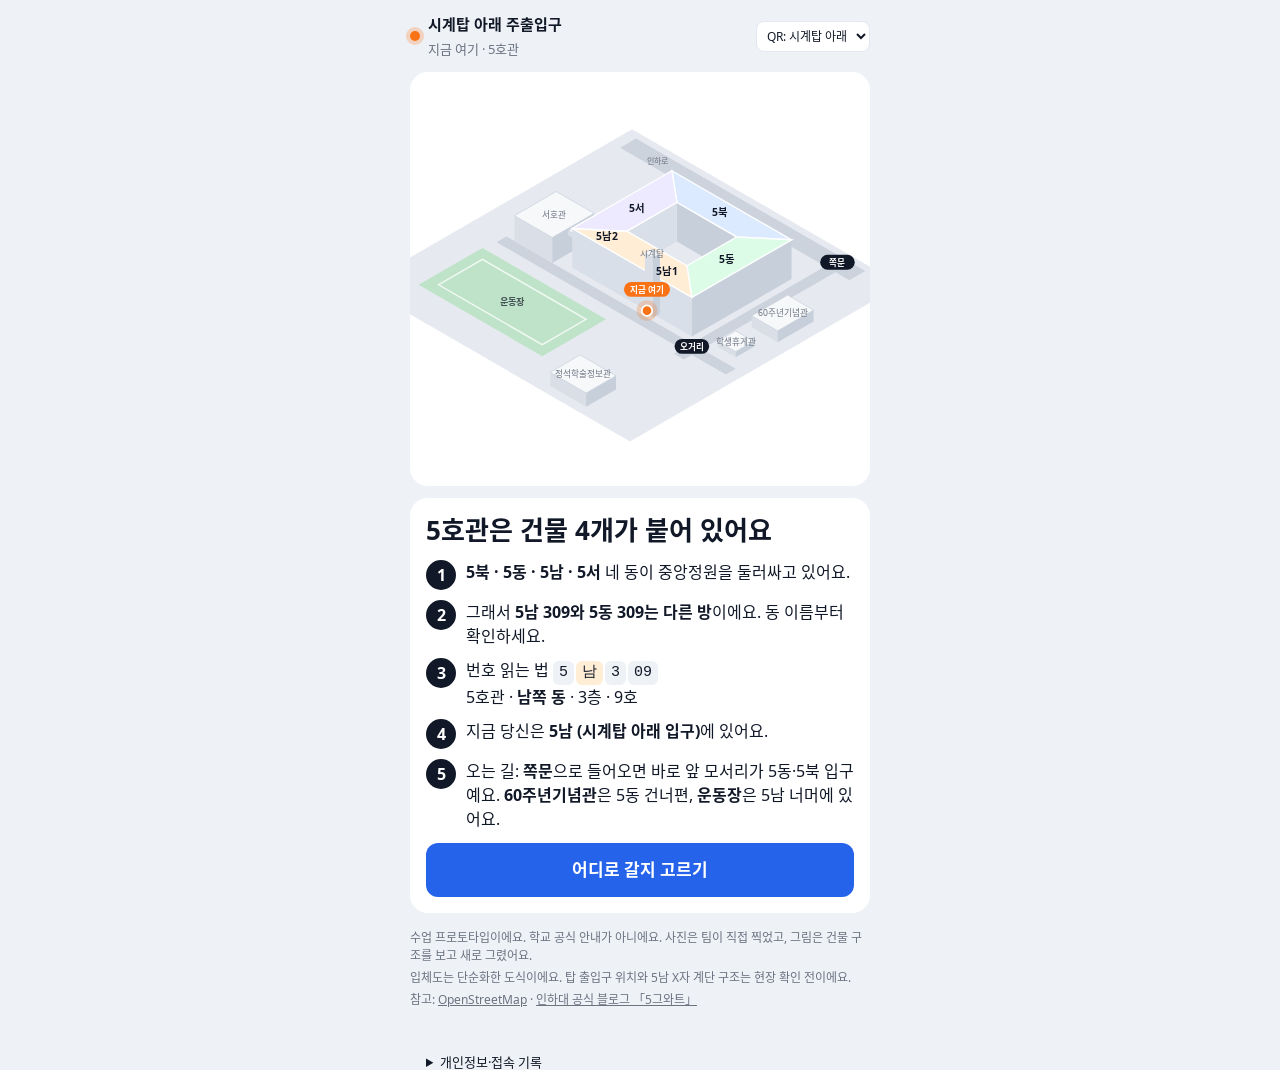
<file: index.html>
<!doctype html>
<html lang="ko">
<head>
<meta charset="utf-8">
<meta name="referrer" content="no-referrer">
<meta http-equiv="Content-Security-Policy" content="default-src 'none'; script-src 'self' 'sha256-7+Sk0943K7akG62/4KRkRI9zcPu1cMDY6gGKxQBfFw0='; script-src-attr 'none'; style-src 'self' 'unsafe-inline'; img-src 'self'; font-src 'self'; connect-src 'self'; object-src 'none'; base-uri 'none'; form-action 'none'; frame-src 'none'; worker-src 'none'; upgrade-insecure-requests">
<meta name="viewport" content="width=device-width,initial-scale=1,viewport-fit=cover">
<style>:root{padding-top:env(safe-area-inset-top,0px);padding-bottom:env(safe-area-inset-bottom,0px)}body{margin:0}img{max-width:100%}[hidden]{display:none!important}</style>
</head>
<body>
<title>5호관 길찾기 QR</title>
<meta name="claude:viewport-fit-sides" content="cover">
<link rel="stylesheet" href="v4/fonts.css?v=7c9299c0c8f6">
<style>
/* Layout: phone column. Isometric block model on top, a bottom-sheet step card below. */
:root {
  --bg: #EEF1F6; --card: #FFFFFF; --ink: #111827; --muted: #6B7280; --line: #E3E7EE;
  --slab: #FFFFFF; --side: #D9DFE8; --side2: #C7CFDB; --ghost: #FFFFFF;
  --route: #2563EB; --glow: #60A5FA; --pin: #F97316; --ok-bg: #ECFDF3; --ok-ink: #116B3A;
  --warn-bg: #FFF7E6; --warn-ink: #8A4B00;
  --wN: #DBEAFE; --wE: #DCFCE7; --wS: #FFEDD5; --wW: #EDE9FE;
  --ground: #E6EAF0; --road: #CDD3DD; --field: #BFE3C8; --ctx-top: #F7F8FA; --ctx-side: #DADFE7;
  --f: 'Guide Sans', 'Guide CJK KR', 'Guide Symbols', 'Apple SD Gothic Neo', system-ui, sans-serif;
  --mono: ui-monospace, Menlo, monospace;
}
@media (prefers-color-scheme: dark) {
  :root:not([data-theme="light"]) {
    --bg: #0B1020; --card: #141B2D; --ink: #F1F5F9; --muted: #94A3B8; --line: #263045;
    --slab: #1E293B; --side: #111827; --side2: #0B1220; --ghost: #334155;
    --route: #60A5FA; --glow: #93C5FD; --pin: #FB923C; --ok-bg: #0F2A1C; --ok-ink: #86EFAC;
    --warn-bg: #2E2410; --warn-ink: #FCD34D;
    --wN: #1E3A5F; --wE: #14432A; --wS: #4A2A10; --wW: #2E2552; --ground: #111827; --road: #1F2937; --field: #163A24; --ctx-top: #273449; --ctx-side: #182235; color-scheme: dark;
  }
}
:root[data-theme="dark"] {
  --bg: #0B1020; --card: #141B2D; --ink: #F1F5F9; --muted: #94A3B8; --line: #263045;
  --slab: #1E293B; --side: #111827; --side2: #0B1220; --ghost: #334155;
  --route: #60A5FA; --glow: #93C5FD; --pin: #FB923C; --ok-bg: #0F2A1C; --ok-ink: #86EFAC;
  --warn-bg: #2E2410; --warn-ink: #FCD34D;
  --wN: #1E3A5F; --wE: #14432A; --wS: #4A2A10; --wW: #2E2552; --ground: #111827; --road: #1F2937; --field: #163A24; --ctx-top: #273449; --ctx-side: #182235; color-scheme: dark;
}
html, body { height: 100%; }
body { background: var(--bg); color: var(--ink); font-family: var(--f); font-size: 16px; line-height: 1.5; }
.app { max-width: 460px; margin: 0 auto; display: flex; flex-direction: column; gap: 12px;
  padding-left: max(16px, env(safe-area-inset-left, 0px)); padding-right: max(16px, env(safe-area-inset-right, 0px)); padding-block: 12px 32px; }
h1, h2 { margin: 0; text-wrap: balance; }
p { margin: 0; }
button, select { font: inherit; color: inherit; }
button { cursor: pointer; }
:focus-visible { outline: 3px solid var(--pin); outline-offset: 2px; }

.top { display: flex; align-items: center; justify-content: space-between; gap: 10px; }
.here { display: flex; align-items: center; gap: 8px; min-width: 0; }
.here i { width: 10px; height: 10px; border-radius: 50%; background: var(--pin); box-shadow: 0 0 0 4px color-mix(in srgb, var(--pin) 25%, transparent); flex: none; }
.here b { font-size: 15px; }
.here span { font-size: 13px; color: var(--muted); }
.top select { font-size: 12px; padding: 5px 6px; border: 1px solid var(--line); border-radius: 8px; background: var(--card); max-width: 44%; }

.stage { background: var(--card); border-radius: 18px; overflow: hidden; position: relative; }
.stage svg { width: 100%; height: auto; aspect-ratio: 1 / .9; display: block; }
.floorchip { position: absolute; left: 12px; top: 12px; background: var(--ink); color: var(--card); border-radius: 999px; padding: 4px 12px; font-weight: 700; font-size: 14px; }
.floorchip small { opacity: .7; font-weight: 500; }

.sheet { background: var(--card); border-radius: 18px; padding: 16px; display: flex; flex-direction: column; gap: 12px; }
.stepper { display: flex; gap: 4px; }
.stepper i { flex: 1; height: 4px; border-radius: 2px; background: var(--line); }
.stepper i.on { background: var(--route); }
.photo { position: relative; border-radius: 12px; aspect-ratio: 16 / 9; max-width: 100%; background: repeating-linear-gradient(135deg, var(--bg) 0 10px, transparent 10px 20px); border: 1.5px dashed var(--line); display: grid; place-items: center; text-align: center; color: var(--muted); font-size: 13px; padding: 8px; }
.photo:has(img, svg) { padding: 0; border: 0; overflow: hidden; aspect-ratio: 4 / 3; }
.photo img, .photo svg { width: 100%; height: 100%; object-fit: cover; object-position: center 55%; display: block; }
.photo .arrow { position: absolute; right: 12px; bottom: 10px; width: 56px; height: 56px; border-radius: 50%; background: var(--route); color: #fff; display: grid; place-items: center; font-size: 30px; font-weight: 900; box-shadow: 0 6px 16px color-mix(in srgb, var(--route) 40%, transparent); }
.sheet h2 { font-size: 22px; font-weight: 900; line-height: 1.3; }
.titlerow { display: flex; align-items: center; gap: 10px; }
.achip { flex: none; width: 40px; height: 40px; border-radius: 50%; background: var(--route); color: #fff; display: grid; place-items: center; font-size: 22px; font-weight: 900; }
.photo:not([hidden]) + .titlerow .achip { display: none; }
.sheet .say { font-size: 17px; }
.confirm { background: var(--ok-bg); color: var(--ok-ink); border-radius: 10px; padding: 10px 12px; font-size: 15px; font-weight: 500; }
.confirm b { font-weight: 900; }
.warn .confirm { background: var(--warn-bg); color: var(--warn-ink); }
.tag { font-size: 12px; color: var(--muted); }
.nav { display: grid; grid-template-columns: 1fr 2fr; gap: 8px; }
.btn { border: 0; border-radius: 12px; padding: 14px; font-size: 17px; font-weight: 700; background: var(--route); color: #fff; }
.btn.ghost { background: var(--bg); color: var(--ink); }
.btn:disabled { opacity: .35; cursor: default; }

.intro h1 { font-size: 26px; font-weight: 900; line-height: 1.3; }
.facts { display: flex; flex-direction: column; gap: 10px; }
.fact { display: grid; grid-template-columns: 30px 1fr; gap: 10px; align-items: start; }
.fact .n { width: 30px; height: 30px; border-radius: 50%; background: var(--ink); color: var(--card); display: grid; place-items: center; font-weight: 900; }
.fact p { font-size: 16px; }
.fact b { font-weight: 900; }
.code { display: inline-flex; gap: 2px; font-family: var(--mono); font-size: 15px; }
.code span { padding: 1px 6px; border-radius: 6px; background: var(--bg); }
.code span.k { background: var(--wS); }

.dests { display: flex; flex-direction: column; gap: 8px; }
.dest { text-align: left; background: var(--card); border: 1.5px solid var(--line); border-radius: 14px; padding: 14px 16px; display: grid; grid-template-columns: 1fr auto; align-items: center; gap: 2px 10px; }
.dest b { font-size: 18px; }
.dest span { grid-column: 1; color: var(--muted); font-size: 14px; }
.dest em { grid-row: 1 / 3; grid-column: 2; font-style: normal; font-size: 22px; color: var(--muted); }
.clubs { display: flex; flex-wrap: wrap; gap: 6px; }
.clubs button { border: 1.5px solid var(--line); background: var(--card); border-radius: 999px; padding: 6px 12px; font-size: 14px; }
.clubs button b { color: var(--route); }
.back { background: none; border: 0; color: var(--muted); font-size: 14px; padding: 2px 0; align-self: flex-start; }
footer { font-size: 12px; color: var(--muted); display: flex; flex-direction: column; gap: 4px; padding-top: 4px; }
footer a { color: inherit; }

svg .lbl { font-family: var(--f); font-weight: 900; fill: var(--ink); }
svg .lbl2 { font-family: var(--f); font-weight: 500; fill: var(--muted); }
svg .flbl { font-family: var(--mono); fill: var(--muted); }
svg .r-all { fill: none; stroke: var(--route); stroke-opacity: .28; stroke-linecap: round; stroke-linejoin: round; }
svg .r-now { fill: none; stroke: var(--route); stroke-linecap: round; stroke-linejoin: round; }
svg .r-glow { fill: none; stroke: var(--glow); stroke-opacity: .55; stroke-linecap: round; stroke-linejoin: round; }
svg .r-dash { fill: none; stroke: #fff; stroke-linecap: round; stroke-dasharray: 2 10; animation: flow 1s linear infinite; }
@keyframes flow { to { stroke-dashoffset: -12; } }
@media (prefers-reduced-motion: reduce) { svg .r-dash { animation: none; } }
</style>

<main class="app">
  <div class="top">
    <div class="here"><i></i><div><b id="where"></b><br><span>지금 여기 · 5호관</span></div></div>
    <select id="ent" aria-label="시안: 다른 입구의 QR 보기">
      <option value="south">QR: 시계탑 아래</option>
      <option value="corner">QR: 쪽문 모서리</option>
    </select>
  </div>

  <section id="v-intro" class="group intro" style="display:flex;flex-direction:column;gap:12px">
    <div class="stage"><svg id="intro-map" role="img" aria-label="5호관 네 개 동과 지금 위치"></svg></div>
    <div class="sheet">
      <h1>5호관은 건물 4개가 붙어 있어요</h1>
      <div class="facts">
        <div class="fact"><span class="n">1</span><p><b>5북 · 5동 · 5남 · 5서</b> 네 동이 중앙정원을 둘러싸고 있어요.</p></div>
        <div class="fact"><span class="n">2</span><p>그래서 <b>5남 309와 5동 309는 다른 방</b>이에요. 동 이름부터 확인하세요.</p></div>
        <div class="fact"><span class="n">3</span><p>번호 읽는 법 <span class="code"><span>5</span><span class="k">남</span><span>3</span><span>09</span></span><br>5호관 · <b>남쪽 동</b> · 3층 · 9호</p></div>
        <div class="fact"><span class="n">4</span><p>지금 당신은 <b id="intro-here"></b>에 있어요.</p></div>
        <div class="fact"><span class="n">5</span><p>오는 길: <b>쪽문</b>으로 들어오면 바로 앞 모서리가 5동·5북 입구예요. <b>60주년기념관</b>은 5동 건너편, <b>운동장</b>은 5남 너머에 있어요.</p></div>
      </div>
      <button class="btn" id="go-pick">어디로 갈지 고르기</button>
    </div>
  </section>

  <section id="v-pick" hidden style="flex-direction:column;gap:10px">
    <button class="back" data-go="intro">← 5호관 이해하기</button>
    <h1 style="font-size:24px;font-weight:900">어디로 가세요?</h1>
    <div class="dests" id="dests"></div>
  </section>

  <section id="v-steps" hidden style="flex-direction:column;gap:12px">
    <button class="back" data-go="pick">← 목적지 다시 고르기</button>
    <div class="stage"><svg id="step-map" role="img"></svg><div class="floorchip" id="floorchip"></div></div>
    <div class="sheet" id="sheet">
      <div class="stepper" id="stepper"></div>
      <div class="photo" id="photo"></div>
      <div class="titlerow"><span class="achip" id="s-arrow" aria-hidden="true"></span><h2 id="s-title"></h2></div>
      <p class="say" id="s-say"></p>
      <p class="confirm" id="s-confirm"></p>
      <span class="tag" id="s-tag"></span>
      <div class="nav"><button class="btn ghost" id="prev">이전</button><button class="btn" id="next">다음</button></div>
    </div>
  </section>

  <footer>
    <span>수업 프로토타입이에요. 학교 공식 안내가 아니에요. 사진은 팀이 직접 찍었고, 그림은 건물 구조를 보고 새로 그렸어요.</span>
    <span>입체도는 단순화한 도식이에요. 탑 출입구 위치와 5남 X자 계단 구조는 현장 확인 전이에요.</span>
    <span>참고: <a href="https://www.openstreetmap.org/relation/3149246">OpenStreetMap</a> · <a href="https://blog.naver.com/inhanuri/222128231860">인하대 공식 블로그 「5그와트」</a></span>
  </footer>
</main>

<script>
// Schematic 5호관 in metres-ish: x → east, y → south, z → up. 남 faces the viewer bottom-left, 동 bottom-right.
const H = 16, ROOF = 34;
const RING = { o: [[0, 0], [120, 0], [120, 100], [0, 100]], i: [[30, 25], [90, 25], [90, 75], [30, 75]] };
const BASE = { o: [[90, 0], [120, 0], [120, 100], [90, 100]] };   // 5동 지하 복도 (동아리방)
const TOWER = { o: [[96, 0], [120, 0], [120, 24], [96, 24]] };
const WINGS = {
  N: [[0, 0], [120, 0], [90, 25], [30, 25]], E: [[120, 0], [120, 100], [90, 75], [90, 25]],
  S: [[0, 100], [120, 100], [90, 75], [30, 75]], W: [[0, 0], [30, 25], [30, 75], [0, 100]],
};
const FLOORS = ['B', 1, 2, 3, 4, 5, 6, 7, 8, 9, 10];
const fz = f => f === 'B' ? -H : (f - 1) * H;
const iso = ([x, y, z = 0]) => [(x - y) * .866, (x + y) * .5 - z];
const pts = arr => arr.map(p => iso(p).map(v => v.toFixed(1)).join(',')).join(' ');

const P = { L: [75, 88], X: [52, 88], EV: [108, 14], TW: [112, 8], SE: [108, 88], BN: [98, 20], BC: [105, 55] };
const ENT = {
  south: { name: '시계탑 아래 주출입구', wing: '5남', at: [75, 100], intro: '5남 (시계탑 아래 입구)' },
  corner: { name: '쪽문 쪽 모서리 출입구', wing: '5동·5북 사이', at: [120, 8], intro: '5동과 5북 사이 모서리 (쪽문 쪽 입구)' },
};
const CLUBS = [[6, '기우회'], [7, '화우회'], [8, '주짓수 · 보동보동'], [9, '인하오케스트라'], [10, '인하복싱 (I.B.F)']];
const z0 = (p, f) => [p[0], p[1], fz(f)];

// Surroundings, placed by converting OSM centre points into this model's frame (positions are approximate)
const GATE = [131, -35], JUNCTION = [131, 111];
const ROADS = [[-80, -44, 150, -28, '인하로'], [126, -44, 136, 124, ''], [-60, 106, 170, 116, '']];
const FIELD = [-62, 128, 62, 192];
const BLOCKS = [
  { r: [-52, 64, -14, 106], h: 22, name: '서호관', back: true },
  { r: [-14, 84, 0, 90], h: 4, base: H, back: true },              // 구름다리 to 5남2, 2층
  { r: [142, 26, 168, 62], h: 10, name: '60주년기념관' },
  { r: [142, 78, 160, 96], h: 5, name: '학생휴게관' },
  { r: [92, 184, 128, 214], h: 12, name: '정석학술정보관' },
];

let entKey = location.hash.slice(1) === 'corner' ? 'corner' : 'south';
let run = { steps: [], i: 0 }, vbNow = null, anim = 0;
const $ = id => document.getElementById(id);
const reduce = matchMedia('(prefers-reduced-motion: reduce)').matches;

// ---------- scenarios ----------
// Photos are the user's own; illustrations are drawn here from the building's structure, not from anyone's photo.
const IMG = {
  gate: ['img/gate.jpg', '쪽문을 지나 60주년기념관과 5호관 사이 길로 들어서는 모습'],
  door: ['img/door.jpg', '5동과 5북 사이 모서리의 유리 자동문 입구'],
  lobby: ['img/lobby.jpg', '모서리 입구로 들어오면 보이는 1층 엘리베이터와 안내판'],
  bnorth: ['img/bnorth.jpg', '5동·5북 사이 계단으로 내려온 5동 지하 복도'],
  bsouth: ['img/bsouth.jpg', '5동·5남 사이 계단으로 내려온 5동 지하 동아리방 복도'],
  towersign: ['img/towersign.jpg', '5동탑 층별 동아리 안내판: 6층 기우회, 7층 화우회, 8층 주짓수·보동보동, 9층 인하오케스트라, 맨 위 인하복싱'],
};
const ILL = {
  clock: `<svg viewBox="0 0 320 180" role="img" aria-label="시계탑 아래 5남 주출입구 그림">
    <rect width="320" height="180" fill="var(--bg)"/>
    <rect x="20" y="70" width="280" height="90" fill="var(--slab)" stroke="var(--side2)"/>
    ${[40, 80, 200, 240].map(x => `<path d="M${x} 112 v-18 a12 12 0 0 1 24 0 v18z" fill="var(--side)"/>`).join('')}
    <rect x="128" y="12" width="64" height="148" fill="var(--slab)" stroke="var(--side2)"/>
    <circle cx="160" cy="38" r="14" fill="none" stroke="var(--ink)" stroke-width="2"/><path d="M160 38 V29 M160 38 h7" stroke="var(--ink)" stroke-width="2"/>
    <rect x="140" y="62" width="40" height="60" fill="var(--side)"/>
    <rect x="140" y="124" width="40" height="36" fill="var(--route)" opacity=".85"/><line x1="160" y1="124" x2="160" y2="160" stroke="#fff" stroke-width="2"/>
    <text x="160" y="176" text-anchor="middle" font-size="11" font-family="var(--f)" font-weight="700" fill="var(--ink)">시계탑 아래 자동문</text>
  </svg>`,
  xstair: `<svg viewBox="0 0 320 180" role="img" aria-label="X자 계단 그림: 반 층 올라갔다가 반 층 내려가기">
    <rect width="320" height="180" fill="var(--bg)"/>
    <rect x="16" y="20" width="100" height="140" fill="var(--slab)" stroke="var(--side2)"/><rect x="204" y="20" width="100" height="140" fill="var(--slab)" stroke="var(--side2)"/>
    <text x="66" y="40" text-anchor="middle" font-size="12" font-family="var(--f)" font-weight="900" fill="var(--ink)">5남1</text><text x="254" y="40" text-anchor="middle" font-size="12" font-family="var(--f)" font-weight="900" fill="var(--ink)">5남2</text>
    ${Array.from({ length: 7 }, (_, i) => `<line x1="${120 + i * 12}" y1="${140 - i * 10}" x2="${132 + i * 12}" y2="${140 - i * 10}" stroke="var(--side2)" stroke-width="5"/><line x1="${200 - i * 12}" y1="${140 - i * 10}" x2="${188 - i * 12}" y2="${140 - i * 10}" stroke="var(--side2)" stroke-width="5"/>`).join('')}
    <polyline points="100,140 160,85 220,140" fill="none" stroke="var(--route)" stroke-width="5" stroke-linecap="round" stroke-linejoin="round"/>
    <polygon points="214,128 226,146 230,128" fill="var(--route)"/>
    <text x="160" y="72" text-anchor="middle" font-size="11" font-family="var(--f)" fill="var(--muted)">+0.5층 계단참</text>
    <text x="160" y="172" text-anchor="middle" font-size="11" font-family="var(--f)" font-weight="700" fill="var(--ink)">올라갔다가 다시 내려가면 같은 층</text>
  </svg>`,
};

function enterSteps() {
  if (entKey === 'south') return [
    { short: '입구', title: '시계탑 아래 주출입구로 들어오세요', say: '오거리에서 시계탑을 보고 오면 자동문이 있어요. 들어오면 바로 5남 로비예요.', confirm: '정면에 <b>5남 로비 안내판</b>이 보이면 맞아요', img: 'clock', arrow: '↑', floor: 1, pts: [z0(JUNCTION, 1), z0([75, 111], 1), z0(ENT.south.at, 1), z0(P.L, 1)] },
  ];
  return [
    { short: '쪽문', title: '쪽문에서 60주년기념관과 5동 사이 길로 쭉', say: '쪽문을 지나 횡단보도를 건너면 왼쪽은 60주년기념관, 오른쪽은 5호관이에요. 그 사이 길을 따라 걸어가세요.', confirm: '오른쪽에 <b>5호관 건물 모서리</b>가 보이면 맞아요', img: 'gate', arrow: '↑', floor: 1, pts: [z0(GATE, 1), z0([131, 6], 1)] },
    { short: '입구', title: '5동·5북 사이 모서리 입구로', say: '모서리 아래 유리 자동문으로 들어가세요. 쪽문에서 가장 먼저 보이는 5호관 입구예요.', confirm: '안쪽에 <b>자판기</b>가 보이는 유리 자동문이면 맞아요', img: 'door', arrow: '→', floor: 1, pts: [z0([131, 6], 1), z0(ENT.corner.at, 1), z0(P.EV, 1)] },
  ];
}
function toElevator() {
  return entKey === 'corner' ? [] : [
    { short: '5동 쪽', title: '로비에서 오른쪽, 5동 쪽으로', say: '로비를 바라보고 오른쪽으로 가요. 모서리에서 왼쪽으로 꺾어 5동 복도를 끝까지 가면 엘리베이터예요.', confirm: '복도 끝 모서리에 <b>엘리베이터</b>가 보이면 맞아요', arrow: '→', floor: 1, pts: [z0(P.L, 1), z0(P.SE, 1), z0(P.EV, 1)] },
  ];
}
const SCEN = {
  room: () => [
    ...enterSteps(),
    { short: 'X계단', title: '로비를 바라보고 왼쪽으로 쭉', say: '복도를 따라 왼쪽 끝까지 가면 X자 모양으로 엇갈린 계단이 나와요. 5남2로 넘어가는 계단이에요.', confirm: '<b>X자로 엇갈린 계단</b>이 보이면 맞아요', img: 'xstair', arrow: '←', floor: 1, pts: [z0(P.L, 1), z0(P.X, 1)], warn: true },
    { short: '3층', title: 'X자 계단으로 3층까지', say: '반 층 오를 때마다 5남1 쪽과 5남2 쪽 출구가 번갈아 나와요. 3층 표지가 있는 5남2 쪽으로 나오세요.', confirm: '벽에 <b>3층 · 330번대</b> 호실 범위가 보이면 맞아요', arrow: '↑', floor: 3, from: 1, pts: [z0(P.X, 1), z0(P.X, 3)], warn: true, tag: '반 층 구조는 공식 블로그 설명 기준 · 현장 확인 필요' },
    { short: '복도', title: '5남2 복도에서 호실 찾기', say: '번호가 커지는 쪽으로 복도를 걸어가세요.', confirm: '문 위 번호가 <b>33x</b>로 시작하면 거의 다 왔어요', arrow: '←', floor: 3, pts: [z0(P.X, 3), z0([22, 88], 3)] },
    { short: '도착', title: '5남 335 도착', say: '문 위 번호판을 확인하세요.', confirm: '<b>5남 335</b> 번호판이면 도착이에요', arrow: '✓', floor: 3, pts: [z0([22, 88], 3)], end: true },
  ],
  base: () => entKey === 'corner' ? [
    ...enterSteps(),
    { short: '아래로', title: '엘리베이터 맞은편 계단으로 지하로', say: '들어와서 엘리베이터 반대편에 있는 계단으로 한 층 내려가세요.', confirm: '<b>1F 엘리베이터</b>와 "인하대학교" 벽이 보이는 곳이에요', img: 'lobby', arrow: '↓', floor: 'B', from: 1, pts: [z0(P.EV, 1), z0(P.BN, 1), z0(P.BN, 'B')], warn: true },
    { short: '도착', title: '5동 지하 복도가 동아리방이에요', say: '내려오면 긴 복도가 쭉 이어져요. 문마다 동아리 이름과 0xx 호실 번호가 붙어 있어요.', confirm: '긴 복도 양쪽에 <b>동아리방 문</b>이 보이면 도착이에요', img: 'bnorth', arrow: '✓', floor: 'B', pts: [z0(P.BN, 'B'), z0(P.BC, 'B')], end: true },
  ] : [
    ...enterSteps(),
    { short: '모서리', title: '로비에서 오른쪽, 5동 쪽 모서리로', say: '로비를 바라보고 오른쪽으로 쭉 가면 5남과 5동이 만나는 모서리에 계단이 있어요.', confirm: '복도 끝 모서리에 <b>계단</b>이 보이면 맞아요', arrow: '→', floor: 1, pts: [z0(P.L, 1), z0(P.SE, 1)] },
    { short: '아래로', title: '모서리 계단으로 지하로', say: '이 계단으로 한 층 내려가세요. 지하로 가는 계단 2곳 중 시계탑 입구에서 가까운 쪽이에요.', confirm: '<b>B1</b> 표지가 보이면 맞아요', arrow: '↓', floor: 'B', from: 1, pts: [z0(P.SE, 1), z0(P.SE, 'B')], warn: true },
    { short: '도착', title: '5동 지하 복도가 동아리방이에요', say: '복도를 따라가며 문마다 붙은 동아리 이름과 0xx 호실 번호를 확인하세요.', confirm: '양쪽에 <b>동아리방 문</b>이 늘어선 복도면 도착이에요', img: 'bsouth', arrow: '✓', floor: 'B', pts: [z0(P.SE, 'B'), z0(P.BC, 'B')], end: true },
  ],
  tower: ([n, name]) => [
    ...enterSteps(), ...toElevator(),
    { short: '5층', title: '엘리베이터로 5층', say: '5호관 엘리베이터는 이곳 1대뿐이에요. 5층에서 내리세요.', confirm: '엘리베이터 위에 <b>1F</b> 표시가 있는 곳이에요', img: 'lobby', arrow: '↑', floor: 5, from: 1, pts: [z0(P.EV, 1), z0(P.EV, 5)] },
    { short: '탑 입구', title: '내리면 보이는 출입구로', say: '엘리베이터에서 내리면 바로 보이는 출입구로 들어가세요. 탑으로 올라가는 별도 계단이 있어요.', confirm: '맨 위에 <b>인하복싱</b>, 아래로 <b>9F~6F</b> 동아리가 적힌 안내판이 보이면 맞아요', img: 'towersign', arrow: '→', floor: 5, pts: [z0(P.EV, 5), z0(P.TW, 5)], warn: true, tag: '출처: 인하대 공식 블로그 「5호관 탑 편」 · 현장 확인 필요' },
    { short: `${n}층`, title: `탑 계단으로 ${n}층까지`, say: `계단으로 ${n}층까지 올라가세요.`, confirm: `계단참에 <b>${n}층</b> 표시가 보이면 맞아요`, arrow: '↑', floor: n, from: 5, pts: [z0(P.TW, 5), z0(P.TW, n)] },
    { short: '도착', title: `${n}층 ${name}`, say: '문 앞 동아리 이름을 확인하세요.', confirm: `<b>${name}</b> 이름표가 보이면 도착이에요`, arrow: '✓', floor: n, pts: [z0(P.TW, n)], end: true },
  ],
};

// ---------- isometric drawing ----------
function block({ r: [x0, y0, x1, y1], h, base = 0, name }, op = 1) {
  const z = base + h;
  let s = `<g opacity="${op}"><polygon fill="var(--ctx-side)" points="${pts([[x0, y1, z], [x1, y1, z], [x1, y1, base], [x0, y1, base]])}"/>`;
  s += `<polygon fill="var(--side2)" points="${pts([[x1, y0, z], [x1, y1, z], [x1, y1, base], [x1, y0, base]])}"/>`;
  s += `<polygon fill="var(--ctx-top)" stroke="var(--side2)" stroke-width=".6" points="${pts([[x0, y0, z], [x1, y0, z], [x1, y1, z], [x0, y1, z]])}"/>`;
  if (name) { const q = iso([(x0 + x1) / 2, (y0 + y1) / 2, z]); s += `<text class="lbl2" x="${q[0]}" y="${q[1] + 3}" font-size="7.5" text-anchor="middle">${name}</text>`; }
  return s + '</g>';
}
const flat = ([x0, y0, x1, y1], fill, extra = '') => `<polygon fill="${fill}" ${extra} points="${pts([[x0, y0], [x1, y0], [x1, y1], [x0, y1]])}"/>`;

function ground(op) {
  let s = `<g opacity="${op}">` + flat([-90, -50, 180, 222], 'var(--ground)');
  for (const [x0, y0, x1, y1, name] of ROADS) {
    s += flat([x0, y0, x1, y1], 'var(--road)');
    if (name) { const q = iso([x0 + 30, (y0 + y1) / 2]); s += `<text class="lbl2" x="${q[0]}" y="${q[1] + 3}" font-size="7" text-anchor="middle">${name}</text>`; }
  }
  const [fx0, fy0, fx1, fy1] = FIELD;
  s += flat(FIELD, 'var(--field)') + flat([fx0 + 10, fy0 + 10, fx1 - 10, fy1 - 10], 'none', 'stroke="#fff" stroke-opacity=".8" stroke-width="1.2"');
  const f = iso([(fx0 + fx1) / 2, (fy0 + fy1) / 2]);
  s += `<text class="lbl" x="${f[0]}" y="${f[1] + 3}" font-size="8" text-anchor="middle" opacity=".7">운동장</text>`;
  for (const b of BLOCKS.filter(b => b.back)) s += block(b);
  return s + '</g>';
}
function front(op) {
  let s = BLOCKS.filter(b => !b.back).map(b => block(b, op)).join('');
  for (const [p, name] of [[GATE, '쪽문'], [JUNCTION, '오거리']]) {
    const q = iso(p);
    s += `<g opacity="${Math.max(op, .8)}"><rect x="${q[0] - 15}" y="${q[1] - 9}" width="30" height="13" rx="6.5" fill="var(--ink)"/><text x="${q[0]}" y="${q[1] + 1}" font-size="7.5" font-weight="700" fill="var(--card)" text-anchor="middle" font-family="var(--f)">${name}</text></g>`;
  }
  return s;
}

function slab(shape, z, mode, thick) {
  const t = thick || (mode === 'cur' ? 4 : 2.5), o = shape.o, [x0, y0] = o[0], [x1, y1] = o[2];
  const op = { ghost: .06, faint: .2, below: .6, cur: 1 }[mode];
  let s = `<g opacity="${op}">`;
  s += `<polygon fill="var(--side)" points="${pts([[x0, y1, z], [x1, y1, z], [x1, y1, z - t], [x0, y1, z - t]])}"/>`;
  s += `<polygon fill="var(--side2)" points="${pts([[x1, y0, z], [x1, y1, z], [x1, y1, z - t], [x1, y0, z - t]])}"/>`;
  if (shape.i) {
    const [ix0, iy0] = shape.i[0], [ix1, iy1] = shape.i[2];
    s += `<polygon fill="var(--side2)" points="${pts([[ix0, iy0, z], [ix1, iy0, z], [ix1, iy0, z - t], [ix0, iy0, z - t]])}"/>`;
    s += `<polygon fill="var(--side)" points="${pts([[ix0, iy0, z], [ix0, iy1, z], [ix0, iy1, z - t], [ix0, iy0, z - t]])}"/>`;
  }
  const d = 'M' + pts(o.map(p => [...p, z])).replace(/ /g, 'L') + 'Z' + (shape.i ? 'M' + pts(shape.i.map(p => [...p, z])).replace(/ /g, 'L') + 'Z' : '');
  s += `<path fill-rule="evenodd" fill="${mode === 'ghost' ? 'var(--ghost)' : 'var(--slab)'}" stroke="var(--side2)" stroke-width=".8" d="${d}"/>`;
  return s + '</g>';
}

function scene({ floor, from, route = [], now = null, dot = null, dest = null, wings = false, here = null }) {
  const ord = f => FLOORS.indexOf(f);
  const top = Math.max(ord(floor), from !== undefined ? ord(from) : -1);
  let s = ground(wings ? 1 : .5), wingRoof = '';
  for (const f of FLOORS) {
    const k = ord(f), mode = f === floor ? 'cur' : f === from ? 'below' : k < top ? 'faint' : 'ghost';
    const shape = f === 'B' ? BASE : f > 5 ? TOWER : RING;
    if (wings && f !== 1) continue;
    if (f === floor && wings) for (const [w, poly] of Object.entries(WINGS)) wingRoof += `<polygon fill="var(--w${w})" stroke="var(--card)" stroke-width="1.2" points="${pts(poly.map(p => [...p, ROOF]))}"/>`;
    s += wings ? '' : slab(shape, fz(f), mode);
    if (!wings && (f === floor || f === from)) {
      const c = iso([shape.o[1][0] + 8, shape.o[1][1], fz(f)]);
      s += `<text class="flbl" x="${c[0]}" y="${c[1]}" font-size="8">${f === 'B' ? 'B1' : f + 'F'}</text>`;
    }
  }
  if (wings) s += slab(RING, ROOF, 'cur', ROOF) + wingRoof + block({ r: [76, 96, 84, 103], h: ROOF + 18, name: '시계탑' });
  const labelZ = wings ? ROOF : floor === 'B' || floor > 5 ? 0 : fz(floor);
  if (floor !== 'B' && !(floor > 5)) {
    for (const [txt, p, big] of [['5북', [60, 12], 1], ['5동', [105, 50], 1], ['5서', [15, 50], 1], ['5남1', [85, 90], 0], ['5남2', [25, 90], 0]]) {
      const q = iso([...p, labelZ]);
      s += `<text class="${big || wings ? 'lbl' : 'lbl2'}" x="${q[0]}" y="${q[1] + 3}" font-size="${big || wings ? 9 : 7}" text-anchor="middle">${txt}</text>`;
    }
    if (!wings) { const a = iso([50, 76, labelZ]), b = iso([50, 100, labelZ]); s += `<line x1="${a[0]}" y1="${a[1]}" x2="${b[0]}" y2="${b[1]}" stroke="var(--side2)" stroke-dasharray="2 2"/>`; }
  }
  s += front(wings ? 1 : .5);
  if (route.length) s += `<polyline class="r-all" stroke-width="3" points="${pts(route)}"/>`;
  if (now && now.length > 1) {
    s += `<polyline class="r-glow" stroke-width="9" points="${pts(now)}"/><polyline class="r-now" stroke-width="4" points="${pts(now)}"/><polyline class="r-dash" stroke-width="2" points="${pts(now)}"/>`;
  }
  if (dest) { const q = iso(dest); s += `<g transform="translate(${q[0]} ${q[1]})"><path d="M0 0 C-6 -8 -7 -11 -7 -14 A7 7 0 1 1 7 -14 C7 -11 6 -8 0 0Z" fill="var(--pin)"/><circle cy="-14" r="2.6" fill="#fff"/></g>`; }
  if (here) { const q = iso(here); s += `<circle cx="${q[0]}" cy="${q[1]}" r="9" fill="var(--pin)" opacity=".25"/><circle cx="${q[0]}" cy="${q[1]}" r="4.5" fill="var(--pin)" stroke="#fff" stroke-width="1.5"/><rect x="${q[0] - 20}" y="${q[1] - 25}" width="40" height="13" rx="6.5" fill="var(--pin)"/><text x="${q[0]}" y="${q[1] - 15.5}" font-size="7.5" font-weight="700" fill="#fff" text-anchor="middle" font-family="var(--f)">지금 여기</text>`; }
  if (dot) { const q = iso(dot); s += `<circle cx="${q[0]}" cy="${q[1]}" r="5.5" fill="var(--route)" stroke="#fff" stroke-width="2"/>`; }
  return s;
}

function box(points, pad = 30, minW = 170) {
  const q = points.map(iso), xs = q.map(p => p[0]), ys = q.map(p => p[1]);
  let x0 = Math.min(...xs) - pad, x1 = Math.max(...xs) + pad, y0 = Math.min(...ys) - pad, y1 = Math.max(...ys) + pad;
  const cx = (x0 + x1) / 2, cy = (y0 + y1) / 2;
  let w = Math.max(x1 - x0, minW), h = Math.max(y1 - y0, minW * .9);
  if (w / h < 1 / .9) w = h / .9; else h = w * .9;
  return [cx - w / 2, cy - h / 2, w, h];
}
const footprint = f => (f === 'B' ? BASE : f > 5 ? TOWER : RING).o.map(p => [...p, fz(f)]);

function along(path, t) {
  if (path.length === 1) return path[0];
  const seg = path.slice(1).map((p, i) => Math.hypot(p[0] - path[i][0], p[1] - path[i][1], p[2] - path[i][2]));
  let d = seg.reduce((a, b) => a + b, 0) * t;
  for (let i = 0; i < seg.length; i++) {
    if (d <= seg[i] || i === seg.length - 1) { const k = seg[i] ? Math.min(1, d / seg[i]) : 1; return path[i].map((v, n) => v + (path[i + 1][n] - v) * k); }
    d -= seg[i];
  }
}

// ---------- views ----------
function show(v) {
  for (const id of ['intro', 'pick', 'steps']) { const el = $('v-' + id); el.hidden = id !== v; el.style.display = id === v ? 'flex' : 'none'; }
  window.scrollTo(0, 0);
}
function renderIntro() {
  const svg = $('intro-map'), e = ENT[entKey];
  svg.setAttribute('viewBox', box([[-62, -44, 0], [150, -44, 0], [150, 196, 0], [-62, 196, 0], [80, 100, ROOF + 18]], 4, 0).join(' '));
  svg.innerHTML = scene({ floor: 1, wings: true, here: [...e.at, 0] });
  $('intro-here').textContent = e.intro;
}
function renderPick() {
  const list = [];
  if (entKey === 'south') list.push(`<button class="dest" data-scen="room"><b>강의실 5남 335</b><span>X자 계단을 지나 3층 · 예시 시나리오</span><em>›</em></button>`);
  list.push(`<button class="dest" data-scen="base"><b>지하 동아리방</b><span>5동 지하 복도 · ${entKey === 'south' ? '5남·5동 모서리 계단' : '엘리베이터 맞은편 계단'}으로 최단 경로</span><em>›</em></button>`);
  list.push(`<div class="dest" style="cursor:default"><b>5동탑 동아리방 (6~10층)</b><span>엘리베이터로 5층 → 탑 계단</span><div class="clubs" style="grid-column:1/-1;margin-top:8px">${CLUBS.map((c, k) => `<button data-club="${k}"><b>${c[0]}F</b> ${c[1]}</button>`).join('')}</div></div>`);
  $('dests').innerHTML = list.join('');
}
function startRun(steps) {
  run = { steps, i: 0 }; show('steps');
  vbNow = box(steps.flatMap(s => s.pts).concat(footprint(1)), 20);
  renderStep();
}
function renderStep(prev) {
  const { steps, i } = run, s = steps[i];
  $('stepper').innerHTML = steps.map((_, k) => `<i class="${k <= i ? 'on' : ''}" title="${_.short}"></i>`).join('');
  $('photo').hidden = !s.img;
  const pic = IMG[s.img] ? `<img src="${IMG[s.img][0]}" alt="${IMG[s.img][1]}">` : ILL[s.img] || '';
  $('photo').innerHTML = `${pic}<span class="arrow" aria-hidden="true">${s.arrow}</span>`;
  $('s-arrow').textContent = s.arrow;
  $('s-title').textContent = s.title;
  $('s-say').textContent = s.say;
  $('s-confirm').innerHTML = `✓ ${s.confirm}`;
  $('s-tag').textContent = s.tag || '';
  $('sheet').className = 'sheet' + (s.warn ? ' warn' : '');
  const fl = f => f === 'B' ? 'B1' : f + '층';
  $('floorchip').innerHTML = s.from !== undefined ? `${fl(s.from)} <small>→</small> ${fl(s.floor)}` : fl(s.floor);
  $('prev').disabled = i === 0;
  $('next').textContent = s.end ? '처음으로' : '다음';
  const route = steps.flatMap(x => x.pts), dest = steps.at(-1).pts.at(-1);
  const target = box(s.pts.concat(footprint(s.floor).filter((_, k) => k % 2 === 0)), 26);
  const from = vbNow || target, t0 = performance.now(), dur = reduce ? 0 : 800, svg = $('step-map');
  const fwd = prev === undefined || prev < i;
  svg.setAttribute('aria-label', `${s.title}. 이번 구간이 파란 선으로 표시돼요.`);
  cancelAnimationFrame(anim);
  const frame = now => {
    const t = dur ? Math.min(1, (now - t0) / dur) : 1, e = t < .5 ? 2 * t * t : 1 - (-2 * t + 2) ** 2 / 2;
    vbNow = from.map((v, n) => v + (target[n] - v) * e);
    svg.setAttribute('viewBox', vbNow.map(v => v.toFixed(1)).join(' '));
    svg.innerHTML = scene({ floor: s.floor, from: s.from, route, now: s.pts, dot: fwd ? along(s.pts, e) : s.pts.at(-1), dest });
    if (t < 1) anim = requestAnimationFrame(frame);
  };
  anim = requestAnimationFrame(frame);
}

function setEnt(k) {
  entKey = k; $('ent').value = k; $('where').textContent = ENT[k].name;
  renderIntro(); renderPick();
  if (!$('v-steps').hidden) show('pick');
}

document.addEventListener('click', e => {
  const b = e.target.closest('button'); if (!b) return;
  if (b.dataset.go) show(b.dataset.go);
  else if (b.dataset.scen) startRun(SCEN[b.dataset.scen]());
  else if (b.dataset.club) startRun(SCEN.tower(CLUBS[+b.dataset.club]));
});
$('go-pick').onclick = () => show('pick');
$('ent').onchange = () => setEnt($('ent').value);
$('prev').onclick = () => { if (run.i > 0) { run.i--; renderStep(run.i + 1); } };
$('next').onclick = () => { if (run.i < run.steps.length - 1) { run.i++; renderStep(run.i - 1); } else show('pick'); };
window.addEventListener('hashchange', () => { const k = location.hash.slice(1); if (['corner', 'south'].includes(k)) setEnt(k); });

setEnt(entKey);
show('intro');
</script>

<details style="max-width:428px;margin:12px auto 28px;padding:0 16px;font-size:13px"><summary>개인정보·접속 기록</summary><p>이 QR 안내는 분석·광고 추적 도구를 사용하지 않으며 운영자에게 검색·경로 기록을 전송하지 않습니다. 사이트를 제공하는 GitHub Pages는 보안을 위해 접속 IP를 기록합니다.</p><a href="https://docs.github.com/en/pages/getting-started-with-github-pages/what-is-github-pages#data-collection" rel="noopener noreferrer" target="_blank">GitHub의 데이터 수집 안내</a></details>
</body>
</html>
</file>
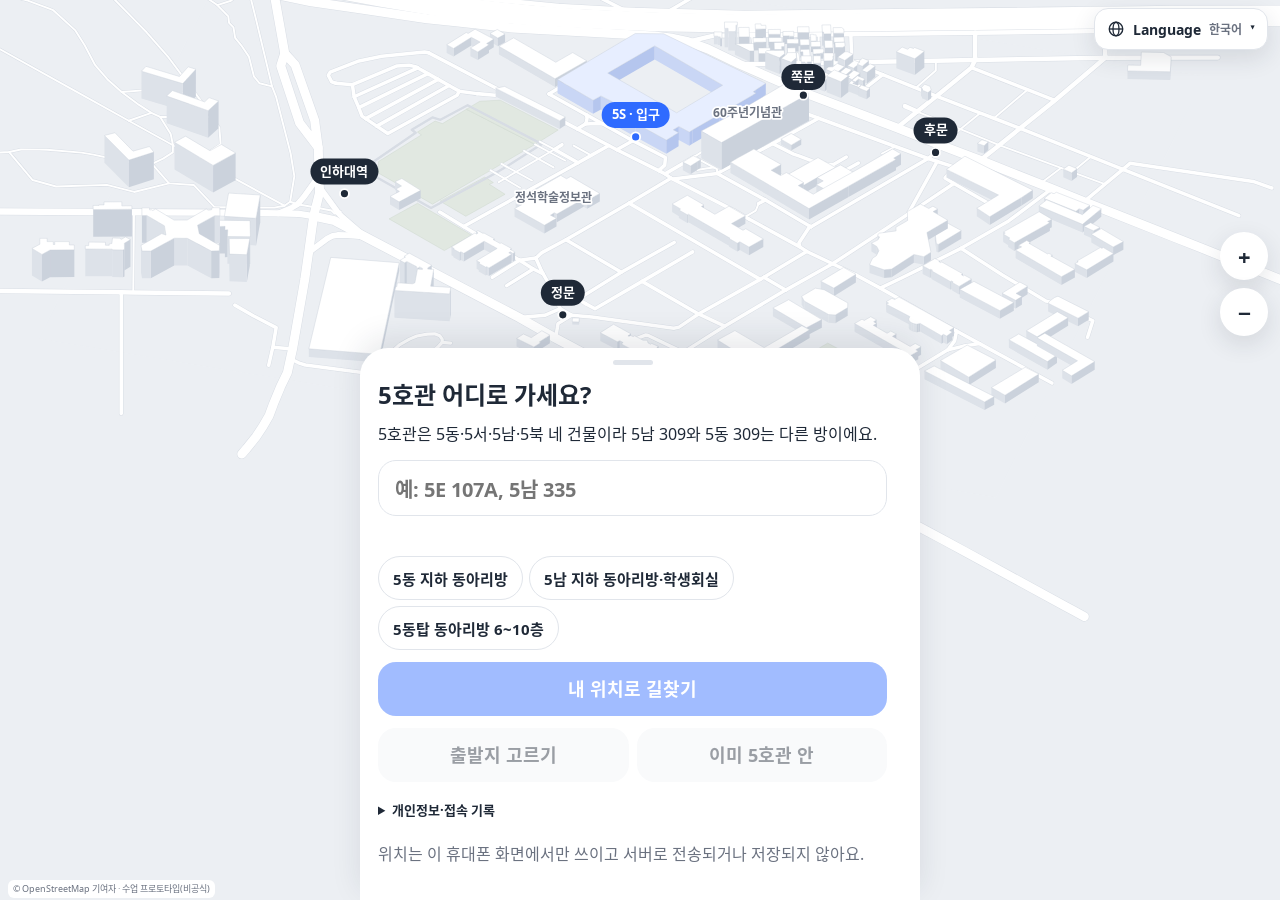
<file: v4/index.html>
<!doctype html>
<html lang="ko">
<head>
<meta charset="utf-8">
<meta name="referrer" content="no-referrer">
<meta http-equiv="Content-Security-Policy" content="default-src 'none'; script-src 'self' 'sha256-efJyNif/lxr5xt0dFdrAdwaW3UouJcNHxHhAPmo0LdY='; script-src-attr 'none'; style-src 'self' 'unsafe-inline'; img-src 'self'; font-src 'self'; connect-src 'self'; object-src 'none'; base-uri 'none'; form-action 'none'; frame-src 'none'; worker-src 'none'; upgrade-insecure-requests">
<meta name="viewport" content="width=device-width,initial-scale=1,viewport-fit=cover">
<meta name="theme-color" content="#ECEFF3">
<title>5호관 길찾기</title>
<script>
// GitHub Pages lets phones keep this page for 10 minutes. Ask for the current build number (never cached)
// and reopen at a fresh address if this copy is older. Sends nothing but the request for version.txt.
(function () {
  var BUILD = '7c9299c0c8f6';
  fetch('version.txt', { cache: 'no-cache', credentials: 'omit', referrerPolicy: 'no-referrer' })
    .then(function (r) { return r.ok ? r.text() : ''; })
    .then(function (v) {
      v = v.trim();
      if (/^[a-f0-9]{8,16}$/.test(v) && v !== BUILD && location.search.indexOf('v=' + v) < 0) location.replace(location.pathname + '?v=' + v + location.hash);
    })
    .catch(function () { /* offline: keep what we have */ });
})();
</script>
<style>
/* M1 "쿨 그레이": white blocks on grey ground, one blue for the route. Minimal and rounded, high-contrast text for daylight. */
:root {
  color-scheme: light;
  --bg: #ECEFF3; --card: #FFFFFF; --ink: #1F2937; --muted: #6B7280; --line: #E1E5EB;
  --route: #2F6BFF; --route-case: #FFFFFF; --done: #B8C0CC; --me: #1D4ED8; --dest: #2F6BFF;
  --warn-bg: #FEF3C7; --warn-ink: #78350F; --bad: #DC2626;
  --accent-soft: #E8EFFF; --soft: #F1F3F6; --shadow: 0 8px 24px rgba(31, 41, 55, .12);
  --ground: #ECEFF3; --pitch: #E1E8E1; --pitch-edge: #CDD8CD; --track: #D7DCE4; --road: #FFFFFF; --road-edge: #D9DEE5;
  --b-top: #FFFFFF; --b-side: #DDE2E9; --b-side2: #CBD2DC; --b-line: #C4CCD7;
  --main-top: #E7EEFF; --main-side: #C9D6F5; --main-side2: #B5C6EE;
  /* the indoor floors read the same palette */
  --side: var(--b-side); --side2: var(--b-side2); --bldg-edge: #B9C2CF; --main: var(--main-top); --main-edge: var(--route);
  --f: -apple-system, BlinkMacSystemFont, "Apple SD Gothic Neo", "Noto Sans KR", "Malgun Gothic", sans-serif;
}
* { box-sizing: border-box; }
html, body { height: 100%; margin: 0; }
body { background: var(--bg); color: var(--ink); font-family: var(--f); -webkit-tap-highlight-color: transparent; overflow: hidden; }
button { font: inherit; color: inherit; cursor: pointer; transition: transform .12s ease, background-color .2s ease; }
button:active { transform: scale(.97); }
:focus-visible { outline: 3px solid var(--route); outline-offset: 2px; }
[hidden] { display: none !important; }
@keyframes rise { from { transform: translateY(18px); opacity: 0; } to { transform: none; opacity: 1; } }
@keyframes drop { from { transform: translateY(-10px); opacity: 0; } to { transform: none; opacity: 1; } }

#map { position: fixed; inset: 0; width: 100%; height: 100%; touch-action: none; background: var(--ground); display: block; }

.top { position: fixed; left: 0; right: 0; top: 0; padding: calc(env(safe-area-inset-top, 0px) + 10px) max(12px, env(safe-area-inset-right, 0px)) 0 max(12px, env(safe-area-inset-left, 0px)); pointer-events: none; display: flex; flex-direction: column; gap: 8px; }
.top > * { pointer-events: auto; }
.instr { background: var(--card); color: var(--ink); border-radius: 24px; padding: 14px 16px; display: grid; grid-template-columns: 54px 1fr; gap: 2px 12px; align-items: center; box-shadow: var(--shadow); animation: drop .3s ease; }
.instr .icon { grid-row: 1 / 3; width: 54px; height: 54px; border-radius: 16px; background: var(--route); display: grid; place-items: center; }
.instr .icon svg { width: 30px; height: 30px; }
.instr .dist { font-size: 28px; font-weight: 800; line-height: 1.1; font-variant-numeric: tabular-nums; color: var(--route); }
.instr .say { font-size: 19px; font-weight: 700; line-height: 1.35; }
.instr .meta { grid-column: 1 / -1; font-size: 14px; color: var(--muted); border-top: 1px dashed var(--line); padding-top: 8px; margin-top: 6px; display: flex; justify-content: space-between; gap: 8px; }
.instr .meta span:first-child { flex: 1; }
.banner { background: var(--warn-bg); color: var(--warn-ink); border-radius: 18px; padding: 10px 14px; font-size: 15px; font-weight: 600; display: flex; align-items: center; justify-content: space-between; gap: 10px; animation: drop .3s ease; }
.banner button { border: 0; background: var(--warn-ink); color: #fff; border-radius: 999px; padding: 8px 12px; font-size: 14px; font-weight: 700; flex: none; }
.instr.photo { grid-template-columns: 54px 1fr 84px; }
.instr .thumb { grid-column: 3; grid-row: 1 / 3; width: 84px; height: 84px; padding: 0; border: 0; border-radius: 14px; overflow: hidden; pointer-events: auto; background: var(--soft); }
.instr .thumb img { width: 100%; height: 100%; object-fit: cover; display: block; }
.viewer { position: fixed; inset: 0; z-index: 50; background: rgba(17, 24, 39, .92); display: flex; flex-direction: column; align-items: center; justify-content: center; gap: 12px; padding: 20px; animation: drop .2s ease; }
.viewer img { max-width: 100%; max-height: 78vh; border-radius: 16px; }
.viewer p { color: #fff; font-size: 15px; text-align: center; margin: 0; }
.badge { align-self: flex-start; background: var(--route); color: #fff; border-radius: 999px; padding: 5px 12px; font-size: 13px; font-weight: 700; }

.fabs { position: fixed; right: max(12px, env(safe-area-inset-right, 0px)); display: flex; flex-direction: column; gap: 8px; transition: bottom .3s ease; }
.fab { width: 48px; height: 48px; border-radius: 50%; border: 0; background: var(--card); font-size: 22px; font-weight: 700; color: var(--ink); box-shadow: var(--shadow); display: grid; place-items: center; }
.fab svg { width: 22px; height: 22px; }

.sheet { position: fixed; left: 0; right: 0; bottom: 0; background: var(--card); border-radius: 28px 28px 0 0; box-shadow: 0 -10px 30px rgba(31, 41, 55, .10); padding: 20px max(18px, env(safe-area-inset-right, 0px)) calc(env(safe-area-inset-bottom, 0px) + 16px) max(18px, env(safe-area-inset-left, 0px)); display: flex; flex-direction: column; gap: 12px; max-height: 78vh; overflow-y: auto; animation: rise .32s ease; }
.sheet::before { content: ""; align-self: center; width: 40px; height: 5px; border-radius: 3px; background: var(--line); margin: -8px 0 2px; }
.sheet h1 { font-size: 24px; margin: 0; line-height: 1.3; }
.sheet h2 { font-size: 20px; margin: 0; }
.sheet p { margin: 0; font-size: 16px; line-height: 1.6; color: var(--muted); }
.sheet .lead { color: var(--ink); }
.label { font-size: 14px; font-weight: 700; color: var(--muted); }
.chips { display: flex; flex-direction: column; gap: 8px; }
.chip { text-align: left; border: 1.5px solid var(--line); background: var(--card); border-radius: 18px; padding: 10px 14px; min-height: 48px; }
.chip b { display: block; font-size: 17px; }
.chip span { font-size: 13px; color: var(--muted); }
.chip[aria-pressed="true"] { border-color: var(--route); background: var(--accent-soft); }
.field { display: flex; flex-direction: column; gap: 6px; }
.field input { font: 700 22px var(--f); padding: 12px 16px; border: 1.5px solid var(--line); border-radius: 18px; width: 100%; color: var(--ink); background: #fff; }
.field input:focus { border-color: var(--route); outline: none; box-shadow: 0 0 0 4px var(--accent-soft); }
.hint { font-size: 14px; color: var(--muted); min-height: 1.2em; }
.hint.ok { color: var(--route); font-weight: 700; }
.hint.bad { color: var(--bad); }
.minis { display: flex; flex-wrap: wrap; gap: 6px; }
.mini { border: 1.5px solid var(--line); background: var(--card); border-radius: 999px; padding: 8px 14px; font-size: 15px; font-weight: 700; min-height: 44px; }
.mini[aria-pressed="true"] { border-color: var(--route); background: var(--accent-soft); color: var(--route); }
.btn { border: 0; border-radius: 18px; min-height: 54px; padding: 14px; font-size: 18px; font-weight: 800; background: var(--route); color: #fff; width: 100%; box-shadow: 0 6px 16px rgba(47, 107, 255, .25); }
.btn.alt { background: var(--soft); color: var(--ink); box-shadow: none; }
.btn:disabled { opacity: .45; cursor: default; box-shadow: none; }
.row { display: grid; grid-template-columns: 1fr 1fr; gap: 8px; }
.check { display: flex; gap: 10px; align-items: center; font-size: 15px; min-height: 44px; }
.check input { width: 22px; height: 22px; accent-color: var(--route); }
.note { font-size: 13px; color: var(--muted); line-height: 1.5; }
.privacy { background: var(--soft); border-radius: 18px; padding: 12px 14px; font-size: 15px; line-height: 1.6; color: var(--ink); }
.steps { margin: 0; padding-left: 20px; font-size: 15px; line-height: 1.6; color: var(--ink); }
.credit { position: fixed; left: 8px; bottom: 2px; font-size: 10px; color: var(--muted); pointer-events: none; }

svg text { font-family: var(--f); }
svg .lbl { paint-order: stroke; stroke: var(--card); stroke-linejoin: round; }
#base .bldg { transition: opacity .35s ease; }
#base .bldg.xray { opacity: .16; }
/* phones first; on wide screens keep the cards a readable width */
.top > *, .sheet { width: 100%; max-width: 560px; margin-left: auto; margin-right: auto; }
@media (prefers-reduced-motion: reduce) { *, *::before { animation: none !important; transition: none !important; } }
</style>
<link rel="stylesheet" href="photo-gallery.css?v=7c9299c0c8f6">
<link rel="stylesheet" href="language-ui.css?v=7c9299c0c8f6">
<link rel="stylesheet" href="fonts.css?v=7c9299c0c8f6">
<link rel="stylesheet" href="route-sheet.css?v=7c9299c0c8f6">
<link rel="stylesheet" href="entry-assist.css?v=7c9299c0c8f6">
</head>
<body>
<div class="language-bar"><button id="language-toggle" class="language-toggle" type="button" aria-expanded="false" aria-controls="language-panel" aria-haspopup="dialog"><svg viewBox="0 0 24 24" fill="none" stroke="currentColor" stroke-width="1.8" aria-hidden="true"><circle cx="12" cy="12" r="9"/><ellipse cx="12" cy="12" rx="4" ry="9"/><path d="M3 12h18"/></svg><span lang="en">Language</span><span id="language-current" class="language-current">한국어</span><span aria-hidden="true">▾</span></button><button type="button" id="route-more-toggle" aria-expanded="false" aria-controls="route-more-panel" aria-haspopup="dialog" aria-label="더보기" data-i18n-aria="ui.route_more" hidden><span aria-hidden="true">⋯</span></button></div>
<div id="language-panel" class="language-panel" role="dialog" aria-modal="true" aria-labelledby="language-title" hidden><header><h2 id="language-title" data-i18n="ui.language_choose">언어 선택</h2><button id="language-close" type="button" aria-label="닫기" data-i18n-aria="ui.language_close">×</button></header><p data-i18n="ui.language_note">언어를 바꿔도 현재 길찾기는 유지됩니다.</p><div id="language-options" class="language-options"></div></div>

<svg id="map" role="img" aria-label="인하대 캠퍼스 3D 지도" data-i18n-aria="ui.map_label"><g id="base"></g><g id="over"></g></svg>

<div class="top">
  <div class="instr" id="instr" hidden aria-live="polite">
    <div class="icon" id="i-icon"></div>
    <div class="dist" id="i-dist"></div>
    <div class="say" id="i-say"></div>
    <div id="i-checkpoints" hidden><span id="i-checkpoints-route"></span><span id="i-checkpoints-wrong"></span></div>
    <button type="button" id="route-detail-toggle" aria-expanded="false" aria-controls="i-to" hidden><span data-i18n="ui.route_details">자세한 안내</span><span aria-hidden="true">↓</span></button>
    <div class="meta"><span id="i-to"></span><span id="i-eta"></span></div>
    <button class="thumb" id="i-photo" hidden aria-label="실제 사진 크게 보기" data-i18n-aria="ui.photo_expand"><img alt=""></button>
  </div>
  <div class="banner" id="banner" hidden><span id="banner-text"></span><button id="banner-btn" hidden></button></div>
  <span class="badge" id="sim-badge" hidden data-i18n="ui.sim_badge">시뮬레이션으로 걷는 중</span>
</div>

<div class="fabs" id="fabs">
  <button class="fab" id="zoom-in" aria-label="확대" data-i18n-aria="ui.zoom_in">+</button>
  <button class="fab" id="zoom-out" aria-label="축소" data-i18n-aria="ui.zoom_out">−</button>
  <button class="fab" id="recenter" aria-label="현위치로" hidden data-i18n-aria="ui.recenter"><svg viewBox="0 0 24 24" fill="none" stroke="currentColor" stroke-width="2.4"><circle cx="12" cy="12" r="4"/><path d="M12 2v4M12 18v4M2 12h4M18 12h4"/></svg></button>
  <button class="fab" id="compass" aria-label="내가 보는 방향 표시" hidden data-i18n-aria="ui.compass"><svg viewBox="0 0 24 24"><path d="M12 3l5 16-5-3-5 3z" fill="currentColor"/></svg></button>
</div>

<!-- 1. Start -->
<section class="sheet" id="s-start">
  <h1 data-i18n="ui.home_title">5호관 어디로 가세요?</h1>
  <p class="lead" data-i18n="ui.home_intro">5호관은 5동·5서·5남·5북 네 건물이라 5남 309와 5동 309는 다른 방이에요.</p>
  <div class="field">
    <input id="room" inputmode="text" autocomplete="off" aria-label="강의실 번호" data-i18n-aria="room_label">
    <span class="hint" id="room-hint"></span>
    <div class="minis" id="room-cands"></div>
  </div>
  <div class="minis" id="quick"></div>
  <div class="minis" id="tower-floors" hidden></div>
  <button class="btn" id="go-gps" disabled data-i18n="ui.gps_go">내 위치로 길찾기</button>
  <div class="row"><button class="btn alt" id="go-manual" disabled data-i18n="ui.manual_go">출발지 고르기</button><button class="btn alt" id="go-inside" disabled data-i18n="ui.inside_go">이미 5호관 안</button></div>
<details class="privacy-notice"><summary data-i18n="ui.privacy_title">개인정보·접속 기록</summary><p data-i18n="ui.privacy_body"></p><a data-i18n="ui.privacy_policy" href="https://docs.github.com/en/pages/getting-started-with-github-pages/what-is-github-pages#data-collection" target="_blank" rel="noopener noreferrer">GitHub의 데이터 수집 안내</a></details>
  <p class="note" data-i18n="ui.location_note">위치는 이 휴대폰 화면에서만 쓰이고 서버로 전송되거나 저장되지 않아요.</p>
</section>

<!-- 2. Before asking for location -->
<section class="sheet" id="s-ask" hidden>
  <h2 data-i18n="ui.location_title">내 위치를 지도에 표시할게요</h2>
  <div class="privacy" data-i18n="ui.location_privacy">이 페이지는 내 위치를 지도에 표시하기 위해 휴대폰의 위치 기능을 사용합니다. 위치는 이 휴대폰 화면에서만 쓰이고 서버로 전송되거나 저장되지 않습니다. 언제든 브라우저 설정에서 위치 권한을 끌 수 있습니다.</div>
  <details class="privacy-notice"><summary data-i18n="ui.privacy_title">개인정보·접속 기록</summary><p data-i18n="ui.privacy_body"></p><a data-i18n="ui.privacy_policy" href="https://docs.github.com/en/pages/getting-started-with-github-pages/what-is-github-pages#data-collection" target="_blank" rel="noopener noreferrer">GitHub의 데이터 수집 안내</a></details>
  <p data-i18n="ui.location_allow_hint">다음 화면에서 허용을 눌러 주세요. 건물 사이에서는 위치가 10~30m 정도 틀릴 수 있어요.</p>
  <button class="btn" id="ask-ok" data-i18n="ui.location_allow">위치 허용하고 시작</button>
  <button class="btn alt" data-back data-i18n="ui.back">돌아가기</button>
</section>

<!-- 3. Location refused -->
<section class="sheet" id="s-denied" hidden>
  <h2 data-i18n="ui.denied_title">위치를 쓸 수 없어요</h2>
  <p id="denied-why" data-i18n="ui.denied_default">위치 권한이 꺼져 있어요. 다시 켜려면:</p>
  <ul class="steps" id="denied-steps"></ul>
  <button class="btn" id="denied-inside" data-i18n="entry.manual">건물 안에 있어요</button>
  <button class="btn alt" id="denied-manual" data-i18n="ui.manual_pick">출발지 직접 고르기</button>
  <button class="btn alt" id="denied-retry" data-i18n="ui.retry">다시 시도</button>
</section>

<!-- 4. Pick a start without GPS -->
<section class="sheet" id="s-manual" hidden>
  <h2 data-i18n="ui.where">지금 어디에 있어요?</h2>
  <div class="chips" id="starts"></div>
  <button class="btn alt" data-back data-i18n="ui.back">돌아가기</button>
</section>

<!-- 5. Route ready (manual start) -->
<section class="sheet" id="s-route" hidden>
  <h2 id="route-title"></h2>
  <p id="route-sub"></p>
  <div class="row"><button class="btn alt" id="prev-step" data-i18n="ui.prev_instruction">이전 안내</button><button class="btn" id="next-step" data-i18n="ui.next_instruction">다음 안내</button></div>
  <button class="btn alt" id="simulate" data-i18n="ui.simulate">걸어보기 (시뮬레이션)</button>
  <button class="btn alt" data-back data-i18n="ui.home">처음으로</button>
</section>

<!-- 6. Navigating with GPS -->
<section class="sheet" id="s-nav" hidden>
  <div id="entry-near" hidden><span class="label" data-i18n="entry.near">입구 근처예요</span><button class="btn" id="entry-near-confirm"></button></div>
  <button class="btn alt" id="nav-inside" data-i18n="entry.manual">건물 안에 있어요</button>
  <div class="row"><button class="btn alt" id="nav-overview" data-i18n="ui.overview">전체 경로 보기</button><button class="btn alt" id="nav-stop" data-i18n="ui.end">안내 끝내기</button></div>
</section>

<section class="sheet" id="s-entry" hidden aria-labelledby="entry-title">
  <h2 id="entry-title" data-i18n="entry.title">어느 입구로 들어왔나요?</h2>
  <p data-i18n="entry.help">들어온 입구를 선택하면 목적지까지 이어서 안내해요.</p>
  <div id="entry-options" class="chips"></div>
  <button class="btn alt" id="entry-other" data-i18n="entry.other_location">다른 층·호실에서 시작</button>
  <button class="btn alt" id="entry-cancel" data-i18n="entry.cancel">아직 밖이에요</button>
</section>

<!-- 5b. Already inside 5호관 -->
<section class="sheet" id="s-inside" hidden>
  <h2 id="inside-title"></h2>
  <div class="field">
    <span class="label" id="inside-near-label"></span>
    <input id="near" inputmode="text" autocomplete="off">
    <span class="hint" id="near-hint"></span>
    <div class="minis" id="near-cands"></div>
  </div>
  <span class="label" id="inside-or"></span>
  <div class="minis" id="pick-floor"></div>
  <div class="minis" id="pick-wing"></div>
  <button class="btn" id="inside-go" disabled></button>
  <button class="btn alt" data-back data-i18n="ui.home">처음으로</button>
</section>

<!-- 5c. Indoor guidance -->
<section class="sheet" id="s-indoor" hidden>
  <div class="step-photo" id="step-photo" hidden>
    <button type="button" id="route-photo-toggle" aria-expanded="false" aria-controls="route-photo-details" aria-describedby="route-swipe-hint">
      <span class="route-grip" aria-hidden="true"></span>
      <img id="route-photo-thumb" alt="" decoding="async" draggable="false">
      <span class="route-photo-heading"><strong class="step-photo-cue" id="step-photo-cue"></strong><span class="route-photo-labels"><span id="route-photo-label" data-i18n="ui.route_photo_expand">사진 펼치기</span><span id="route-photo-count"></span></span></span>
      <span class="route-toggle-arrow" aria-hidden="true">↑</span>
    </button>
    <span id="route-swipe-hint" class="route-sr-only" data-i18n="ui.photo_swipe_hint">위로 밀면 펼쳐지고 아래로 밀면 접혀요. 버튼을 눌러도 돼요.</span>
    <div id="route-photo-details" hidden>
    <div class="step-photo-body">
      <img id="step-photo-image" alt="" decoding="async">
      <div class="step-photo-copy">
        <p class="step-photo-caption" id="step-photo-caption"></p>
        <div class="step-photo-actions"><button type="button" id="step-photo-open" data-i18n="photo.open">크게 보기</button><button type="button" id="step-photo-compare" hidden data-i18n="photo.compare">같은 계단의 다른 방향</button></div>
      </div>
    </div>
    <p class="step-photo-schematic" id="step-photo-schematic" hidden data-i18n="photo.schematic">계단 그림은 개략도예요. 실제 방향은 사진과 층 표지를 확인하세요.</p>
    </div>
  </div>
  <div class="row route-navigation"><button class="btn alt" id="in-prev" data-i18n="ui.prev">이전</button><button class="btn" id="in-next" data-i18n="ui.next">다음</button></div>
</section>

<div id="route-more-overlay" hidden>
 <section id="route-more-panel" role="dialog" aria-modal="true" aria-labelledby="route-more-title">
  <header><h2 id="route-more-title" data-i18n="ui.route_more">더보기</h2><button type="button" id="route-more-close" aria-label="닫기" data-i18n-aria="photo.close">×</button></header>
  <label class="check"><input type="checkbox" id="nw"> <span id="nw-label"></span></label>
  <button class="btn alt" id="entry-resume" hidden data-i18n="entry.resume">실외 안내로 돌아가기</button>
  <details class="indoor-data-note"><summary data-i18n="ui.map_accuracy">지도 정확도 안내</summary><p class="note" id="in-note"></p></details>
  <button class="btn alt" data-back data-i18n="ui.home">처음으로</button>
 </section>
</div>

<div class="viewer" id="viewer" hidden><img alt=""><p></p></div>

<!-- 6b. Far from campus -->
<section class="sheet" id="s-far" hidden>
  <h2 data-i18n="ui.far_title">인하대 근처에서만 안내해요</h2>
  <p class="lead" id="far-dist"></p>
  <p data-i18n="ui.far_help">인하대역(수인분당선)까지는 지도 앱으로 오시고, 캠퍼스 근처에서 다시 켜 주세요. 위치 확인은 멈췄어요.</p>
  <button class="btn" id="far-manual" data-i18n="ui.manual_pick">출발지 직접 고르기</button>
  <div class="row"><button class="btn alt" id="far-retry" data-i18n="ui.check_again">다시 확인</button><button class="btn alt" data-back data-i18n="ui.home">처음으로</button></div>
</section>


<span class="credit" data-i18n="ui.credit">© OpenStreetMap 기여자 · 수업 프로토타입(비공식)</span>

<script src="locales.js?v=7c9299c0c8f6"></script>
<script src="i18n.js?v=7c9299c0c8f6"></script>
<script src="campus-data.js?v=7c9299c0c8f6"></script>
<script src="indoor-data.js?v=7c9299c0c8f6"></script>
<script src="field-route-data.js?v=7c9299c0c8f6"></script>
<script src="indoor.js?v=7c9299c0c8f6"></script>
<script src="entry-assist.js?v=7c9299c0c8f6"></script>
<script src="app.js?v=7c9299c0c8f6"></script>
<script src="photo-guides.js?v=7c9299c0c8f6"></script>
<script src="route-photo-data.js?v=7c9299c0c8f6"></script>
<script src="photo-gallery.js?v=7c9299c0c8f6"></script>
<script src="route-photos.js?v=7c9299c0c8f6"></script>
<script src="route-sheet.js?v=7c9299c0c8f6"></script>
<script src="language-ui.js?v=7c9299c0c8f6"></script>
</body>
</html>
</file>
<file: v4/fonts.css>
/* Self-hosted subsets of Noto, licensed under SIL OFL 1.1. See fonts/manifest.json. */
@font-face { font-family: 'Guide Sans'; font-style: normal; font-weight: 100 500; font-display: swap; src: url('fonts/guide-sans-regular.woff2?v=7c9299c0c8f6') format('woff2'); unicode-range: U+20-5B,U+5D,U+5F-7E,U+A9,U+AB,U+B1,U+B7,U+BB,U+D7,U+E0-E3,U+E9-EA,U+EC-ED,U+F2-F5,U+F9-FA,U+FD,U+103,U+110-111,U+169,U+1A1,U+1B0,U+2BB,U+410-418,U+41A-428,U+42D-44F,U+451,U+4AF,U+4E8-4E9,U+1EA1-1EA3,U+1EA5,U+1EA7,U+1EAB,U+1EAD,U+1EAF,U+1EB1,U+1EB3,U+1EB7,U+1EBD,U+1EBF,U+1EC1,U+1EC3,U+1EC7,U+1EC9,U+1ECB,U+1ECD,U+1ECF,U+1ED1,U+1ED3,U+1ED5,U+1ED7,U+1ED9,U+1EDB,U+1EDD,U+1EDF,U+1EE3,U+1EE5,U+1EE7-1EE9,U+1EEB,U+1EED,U+1EEF,U+1EF1,U+1EF7,U+2013-2014,U+2018-2019,U+201C-201D,U+2026,U+203A; }
@font-face { font-family: 'Guide CJK KR'; font-style: normal; font-weight: 100 500; font-display: swap; src: url('fonts/guide-cjk-kr-regular.woff2?v=7c9299c0c8f6') format('woff2'); unicode-range: U+2190-2194,U+2212,U+22EF,U+300C-300D,U+4E2D,U+4F53,U+6587,U+65E5,U+672C,U+7B80,U+7E41,U+8A9E,U+9AD4,U+AC00,U+AC04,U+AC08,U+AC11,U+AC14-AC15,U+AC19,U+AC1C,U+AC70,U+AC74,U+AC77-AC78,U+AC80,U+AC83,U+AC8C,U+ACB0,U+ACBD,U+ACC4,U+ACE0,U+ACE8,U+ACF3,U+ACF5,U+ACFC,U+AD00,U+AD11,U+AD50,U+AD6C-AD6D,U+AD8C,U+ADF8,U+ADFC,U+AE08,U+AE30,U+AE34,U+AE38,U+AE4C,U+AE65,U+AEBC,U+AEBE,U+AED8,U+AEF4,U+AFBC,U+AFD4,U+B00C,U+B04C,U+B05D,U+B098,U+B09C,U+B0A8,U+B0B4,U+B108,U+B118,U+B124,U+B144,U+B150,U+B208,U+B20C,U+B258,U+B274,U+B290,U+B294,U+B298,U+B2A5,U+B2C8,U+B2E4,U+B2E8,U+B2EB,U+B2F9,U+B300,U+B354,U+B358,U+B370,U+B3C4,U+B3CC,U+B3D9,U+B3FC,U+B418,U+B41C,U+B429,U+B458,U+B4A4,U+B4DC,U+B4E0,U+B4E4,U+B4F1,U+B514,U+B530,U+B54C,U+B5A8,U+B610,U+B73B,U+B77C,U+B780,U+B78C,U+B798,U+B7B5,U+B7EC,U+B7FC,U+B808,U+B824-B825,U+B838,U+B85C-B85D,U+B8CC,U+B974,U+B978,U+B97C,U+B984,U+B9AC,U+B9B0,U+B9B4,U+B9BC,U+B9C8,U+B9CC,U+B9CE,U+B9D0,U+B9DE,U+B9E8,U+BA38,U+BA3C,U+BA48,U+BA54,U+BA70,U+BA74,U+BA85,U+BA87,U+BAA8-BAA9,U+BABB,U+BB38,U+BB3C,U+BBAC,U+BBF8,U+BC00,U+BC0F,U+BC14,U+BC16,U+BC18,U+BC1C,U+BC29,U+BC30,U+BC84,U+BC88,U+BC94-BC95,U+BC97,U+BCA0,U+BCBD,U+BCC0,U+BCC4,U+BCF4-BCF5,U+BCF8,U+BD24,U+BD80-BD81,U+BD84,U+BD99,U+BE0C,U+BE14,U+BE44,U+BE68,U+BFD0,U+C0AC,U+C0B0,U+C0B4,U+C0C1,U+C0C8-C0C9,U+C0DD,U+C11C-C11D,U+C120,U+C124,U+C138,U+C158,U+C18C-C18D,U+C1A1,U+C218,U+C21C,U+C220,U+C2A4,U+C2B5,U+C2DC-C2DD,U+C2E0,U+C2E4,U+C2F1,U+C2F8,U+C4F0,U+C4F8,U+C544,U+C548,U+C54A,U+C558-C559,U+C55E,U+C571,U+C57D,U+C591,U+C5B4,U+C5B8,U+C5C5-C5C8,U+C5D0,U+C5D8,U+C5EC-C5ED,U+C5F0,U+C5F4,U+C601,U+C606,U+C608,U+C624,U+C628,U+C62C,U+C640,U+C654,U+C678,U+C67C,U+C694,U+C6A9,U+C6B0,U+C6B4,U+C6CC,U+C6D0,U+C6F9,U+C704,U+C720,U+C73C,U+C740,U+C744,U+C74C,U+C758,U+C774,U+C778,U+C77C-C77D,U+C785,U+C788,U+C790-C791,U+C7A5,U+C7AC,U+C800-C801,U+C804,U+C810-C811,U+C815,U+C81C-C81D,U+C838,U+C84C,U+C870,U+C874,U+C88C,U+C8FC,U+C900,U+C911,U+C9C0-C9C1,U+C9C4,U+C9D1,U+C9D3,U+C9DD,U+CABD,U+CB49,U+CC0D,U+CC29,U+CC38,U+CC3D-CC3E,U+CC98,U+CCB4,U+CCD0,U+CD2C,U+CD5C,U+CD94-CD95,U+CD9C,U+CDC4,U+CE35,U+CE58,U+CE68,U+CEA0,U+CEE4,U+CF00,U+CF1C,U+CF24,U+CF58,U+D06C,U+D0C0,U+D0D1,U+D0DD,U+D130,U+D1A0,U+D1B5,U+D2B8,U+D2BC,U+D2C0,U+D300,U+D30C,U+D310,U+D37C,U+D398,U+D3B8,U+D3BC,U+D3F0,U+D45C,U+D504,U+D53C,U+D544,U+D558-D559,U+D55C,U+D560,U+D568-D569,U+D574,U+D588-D589,U+D5A5,U+D5C8,U+D5D8,U+D600,U+D604,U+D615,U+D638,U+D654-D655,U+D68C,U+D6A1,U+D6C4,U+D734,U+D78C; }
@font-face { font-family: 'Guide CJK SC'; font-style: normal; font-weight: 100 500; font-display: swap; src: url('fonts/guide-cjk-sc-regular.woff2?v=7c9299c0c8f6') format('woff2'); unicode-range: U+2190-2194,U+2212,U+22EF,U+3001-3002,U+4E00,U+4E0A-4E0B,U+4E0D-4E0E,U+4E1C,U+4E24,U+4E2A,U+4E2D,U+4E3A-4E3B,U+4E4B,U+4E50,U+4E58,U+4E5F,U+4E66,U+4E86,U+4E8E,U+4E9B,U+4EC1,U+4EC5,U+4ECD-4ECE,U+4ED6,U+4EE3,U+4EE5,U+4EF6,U+4F1A,U+4F46,U+4F4D-4F4E,U+4F53,U+4F5C,U+4F7F,U+4F8B,U+4F9B,U+4FA7,U+4FDD,U+4FE1,U+4FEE,U+504F,U+505C,U+50CF,U+5141,U+5148,U+5165,U+5168,U+516C,U+5173,U+5176-5177,U+5185,U+518D,U+51B5,U+51C6,U+51CF,U+51E0,U+51ED,U+51FA-51FB,U+5206-5207,U+5212,U+5217,U+5230,U+5236-5237,U+524D,U+529E-529F,U+52A1,U+52A8-52A9,U+52FF,U+5316-5317,U+533A,U+5355,U+5357,U+536B,U+5373,U+5385,U+539F,U+53BB,U+53C2,U+53CA,U+53CD,U+53D1,U+53D6,U+53E3,U+53E6,U+53EF-53F0,U+53F3,U+53F7,U+5404,U+540C-540E,U+5411,U+542F,U+544A,U+5468,U+548C,U+54EA,U+5510,U+5584,U+5668,U+56DE,U+56E2,U+56ED,U+56F4,U+56FE,U+5728,U+5730,U+573A,U+5740,U+5750,U+578B,U+57DF,U+5854,U+5883,U+589E,U+5904,U+5907,U+5916,U+591A,U+5927,U+5929,U+592E,U+5934,U+5982,U+59CB,U+5B58,U+5B66,U+5B83,U+5B89,U+5B8C,U+5B98,U+5B9A,U+5B9E,U+5BA2,U+5BA4,U+5BF9,U+5BFC,U+5C06,U+5C0F,U+5C1A,U+5C3D,U+5C42,U+5C55,U+5DE5-5DE6,U+5DEE,U+5DF2,U+5E2E,U+5E73-5E74,U+5E76,U+5E7F,U+5E94,U+5EA6,U+5ECA,U+5EFA,U+5F00,U+5F0F,U+5F15,U+5F20,U+5F26,U+5F31,U+5F39,U+5F53,U+5F55,U+5F62,U+5F80,U+5F88,U+5F97,U+5FF5,U+6027,U+606F,U+60A8,U+60C5,U+610F,U+611F,U+6210-6211,U+6216,U+623F-6240,U+624B,U+6253,U+627E,U+62DF,U+62E9,U+62F3,U+6301,U+6307,U+6309,U+6321,U+6362,U+636E,U+63A5,U+63D0,U+64CD,U+652F,U+6536,U+6539,U+653E,U+655E,U+6563,U+6570,U+6574,U+6587,U+65B0,U+65B9,U+65C1,U+65E0,U+65E5,U+65F6,U+660E,U+662F,U+663E,U+666F,U+6682,U+66F4,U+6700,U+6709,U+670D,U+671D,U+671F,U+672A,U+672C,U+672F,U+673A,U+6743,U+675F,U+6761,U+6765,U+6790,U+679C,U+67D4,U+67E5,U+6807,U+680F,U+6821,U+6838-6839,U+68AF,U+68C0,U+697C,U+69FD,U+6A21,U+6B21,U+6B62-6B65,U+6BD4,U+6C34,U+6CA1,U+6CBF,U+6CD5,U+6D3B,U+6D4F,U+6ED1,U+70B9,U+7167,U+7247,U+724C,U+7269,U+732E,U+73AF-73B0,U+73BB,U+7406,U+7483,U+751F,U+7528,U+7531,U+7535,U+7559,U+758F,U+7684,U+76C6,U+76EE,U+76F4,U+76F8,U+770B,U+7801,U+786E,U+793A,U+793E,U+79BB,U+79C1,U+79F0,U+7A0B,U+7A7A,U+7A7F,U+7A97,U+7AD9,U+7AEF,U+7B51,U+7B80,U+7B97,U+7BA1,U+7BAD,U+7C73,U+7CBE,U+7CFB,U+7E41,U+7EA6,U+7EAA,U+7EBF,U+7EC6,U+7ECF,U+7ED3,U+7ED8-7ED9,U+7EDF,U+7EE7,U+7EED,U+7F29,U+7F51,U+7F6E,U+7FFC,U+8003,U+8005,U+800C,U+80CC,U+80FD,U+81EA,U+81F3-81F4,U+822A,U+8377,U+83B7,U+83DC,U+8425,U+884C,U+8868,U+897F,U+8981,U+89C1,U+89C4,U+89C6,U+89C8-89C9,U+89D2,U+8A00,U+8A9E,U+8BA1,U+8BA4,U+8BB0,U+8BB8,U+8BBE-8BBF,U+8BC6,U+8BD5,U+8BE6,U+8BED,U+8BEF,U+8BF4,U+8BF7,U+8BFE,U+8C61,U+8D21,U+8D34,U+8D70,U+8D77,U+8D85,U+8DDD,U+8DDF,U+8DEF,U+8E2A,U+8F6C,U+8F83,U+8F93,U+8FA8,U+8FB9,U+8FBE,U+8FC7,U+8FD0-8FD1,U+8FD4,U+8FD8-8FD9,U+8FDB-8FDC,U+8FDE,U+9001,U+9009,U+9012,U+9014,U+901A,U+9053,U+906E,U+90BB,U+90E8,U+90FD,U+91CC-91CD,U+91CF,U+9488,U+949F,U+94AE,U+95E8,U+95ED-95EE,U+95F4,U+9644-9645,U+9650,U+968F-9690,U+9694,U+96C6,U+9700,U+975E,U+9760,U+9762,U+9875,U+9879,U+9986,U+9A8C,U+9AD4,U+AD6D,U+C5B4,U+D55C,U+FF08-FF09,U+FF0C,U+FF1A,U+FF1F; }
@font-face { font-family: 'Guide CJK TC'; font-style: normal; font-weight: 100 500; font-display: swap; src: url('fonts/guide-cjk-tc-regular.woff2?v=7c9299c0c8f6') format('woff2'); unicode-range: U+2190-2194,U+2212,U+22EF,U+3001-3002,U+300C-300D,U+4E00,U+4E0A-4E0B,U+4E0D,U+4E14,U+4E26,U+4E2D,U+4E3B,U+4E4B,U+4E5F,U+4E86,U+4E9B,U+4EC1,U+4ECD,U+4ED6,U+4EE3,U+4EE5,U+4F3A,U+4F46,U+4F4D-4F4E,U+4F53,U+4F5C,U+4F7F,U+4F86,U+4F8B,U+4F9B,U+4FC2,U+4FDD,U+4FEE,U+500B,U+504F,U+505C,U+5074,U+50B3,U+50C5,U+50CF,U+5132,U+5141,U+5148,U+5165,U+5167-5169,U+516C,U+5176-5177,U+518D,U+51FA,U+5206-5207,U+5217,U+5230,U+524D,U+5283,U+529F,U+52A9,U+52D5,U+52D9,U+52FF,U+5316-5317,U+5340,U+5357,U+5373,U+539F,U+53BB,U+53C3,U+53CA,U+53CD,U+53D6,U+53E3,U+53E6,U+53EF-53F0,U+53F3,U+5404,U+540C-540D,U+5411,U+544A,U+5468,U+548C,U+54EA,U+5510,U+555F,U+5584,U+55AE,U+5668,U+56DE,U+570D,U+5712,U+5716,U+5718,U+5728,U+5730,U+5740,U+578B,U+57DF,U+57FA,U+5834,U+5854,U+5883,U+589E,U+5916,U+591A,U+5927,U+5929,U+592E,U+5982,U+59CB,U+5B58,U+5B78,U+5B83,U+5B89,U+5B8C,U+5B98,U+5B9A,U+5BA2,U+5BA4,U+5BE6,U+5C07-5C08,U+5C0D-5C0F,U+5C1A,U+5C3A,U+5C55,U+5C64,U+5DE5-5DE6,U+5DEE,U+5DF2,U+5E6B,U+5E73-5E74,U+5E7E,U+5EA6-5EA7,U+5ECA,U+5EE3,U+5EF3,U+5EFA,U+5F0F,U+5F15,U+5F26,U+5F31,U+5F35,U+5F62,U+5F80,U+5F88,U+5F8C,U+5F97,U+5F9E,U+5FF5,U+6027,U+60A8,U+60C5,U+610F,U+611F,U+6191,U+61C9,U+6210-6211,U+6216,U+623F-6240,U+624B,U+6253,U+627E,U+62F3,U+6307,U+6309,U+63A5,U+63D0,U+63DB,U+63F4,U+642D,U+64C7,U+64CA-64CB,U+64DA,U+64EC,U+652F,U+6536,U+6539,U+653E,U+655E,U+6563,U+6574,U+6587,U+6599,U+65B0,U+65B9,U+65BC,U+65C1,U+65E5,U+660E,U+662F,U+6642,U+666F,U+66AB,U+66F4,U+66F8,U+6700,U+6703,U+6709,U+670D,U+671D,U+671F,U+672A,U+672C,U+675F,U+6771,U+6790,U+679C,U+67D4,U+67E5,U+6821,U+6838-6839,U+6848,U+689D,U+68AF,U+696D,U+69FD,U+6A02,U+6A13,U+6A19,U+6A21,U+6A5F,U+6A94,U+6AA2,U+6B0A,U+6B21,U+6B62-6B65,U+6BD4,U+6C34,U+6C92,U+6CBF,U+6CC1,U+6CD5,U+6D17,U+6D3B,U+6E1B,U+6E96,U+6ED1,U+700F,U+70BA,U+7121,U+7167,U+71DF,U+7247,U+724C,U+7269,U+7372,U+737B,U+73BB,U+73FE,U+7406,U+7483,U+74B0,U+751F,U+7528,U+7531,U+7559,U+758F,U+767C,U+7684,U+76C6,U+76E1,U+76EE,U+76F4,U+76F8,U+770B,U+78BA,U+78BC,U+793A,U+793E,U+79C1,U+7A0B,U+7A31,U+7A7A,U+7A7F,U+7A97,U+7AD9,U+7AEF,U+7B80,U+7B97,U+7BA1,U+7BAD,U+7BC9,U+7C21,U+7CBE,U+7CFB,U+7D00,U+7D04,U+7D30,U+7D50,U+7D66,U+7D71,U+7D93,U+7DB2,U+7DDA,U+7E2E,U+7E41,U+7E6A,U+7E7C,U+7E8C,U+7F6E,U+7FFC,U+8003,U+8005,U+800C,U+80CC,U+80FD,U+81EA,U+81F3-81F4,U+8207,U+822A,U+8377,U+8655,U+865F,U+884C,U+8853,U+8868,U+88DD,U+88E1,U+88FD,U+897F,U+8981,U+898B,U+898F,U+8996,U+89BA,U+89BD,U+89D2,U+8A00,U+8A08,U+8A0A,U+8A18,U+8A2A,U+8A2D,U+8A31,U+8A66,U+8A73,U+8A8D,U+8A9E,U+8AA4,U+8AAA,U+8AB2,U+8ACB,U+8C61,U+8CA2,U+8CBC,U+8CC7,U+8D70,U+8D77,U+8D85,U+8DDD,U+8DEF,U+8E64,U+8F03,U+8F38,U+8F49,U+8FA6,U+8FA8,U+8FD1,U+8FD4,U+8FFD,U+9001,U+9014,U+9019-901A,U+9023,U+9031-9032,U+904B,U+904E,U+9053-9054,U+905E,U+9060,U+906E,U+9078,U+9084,U+908A,U+90E8,U+90FD,U+9130,U+91CC-91CD,U+91CF,U+91DD,U+9215,U+9304,U+9418,U+9580,U+9589,U+958B,U+9593,U+95DC,U+9644,U+9650,U+9694,U+969B,U+96A8,U+96B1,U+96C6,U+96E2,U+96FB,U+9700,U+975E,U+9760,U+9762,U+9801,U+982D,U+984C,U+986F,U+9928,U+9A57,U+9AD4,U+9EDE,U+AD6D,U+C5B4,U+D55C,U+FF08-FF09,U+FF0C,U+FF1A,U+FF1F; }
@font-face { font-family: 'Guide CJK JP'; font-style: normal; font-weight: 100 500; font-display: swap; src: url('fonts/guide-cjk-jp-regular.woff2?v=7c9299c0c8f6') format('woff2'); unicode-range: U+2190-2194,U+2212,U+22EF,U+3001-3002,U+3005,U+300C-300D,U+301C,U+3042,U+3044,U+3046,U+3048,U+304A-3051,U+3053,U+3055,U+3057-305B,U+305D,U+305F-3060,U+3063-306B,U+306E-306F,U+3076,U+3078-3079,U+307E-3082,U+3084,U+3088-308D,U+308F,U+3092-3093,U+30A1-30A4,U+30A6-30AA,U+30AC-30AD,U+30AF-30B1,U+30B3,U+30B5-30B9,U+30BB,U+30BF,U+30C3-30C4,U+30C6-30C9,U+30CB,U+30D0-30D1,U+30D3,U+30D5-30D7,U+30D9-30DA,U+30DC,U+30DE-30DF,U+30E1,U+30E3,U+30E5,U+30E7,U+30E9-30ED,U+30EF,U+30F3,U+30FB-30FC,U+4E00,U+4E0A-4E0B,U+4E21,U+4E26,U+4E2D,U+4E86,U+4EC1,U+4ECA,U+4ED6,U+4ED8,U+4EE3,U+4EE5,U+4F1A,U+4F4D-4F4E,U+4F53,U+4F5C,U+4F7F,U+4F8B,U+4FDD,U+4FE1,U+500B,U+505C,U+5074,U+5143,U+5148,U+5165,U+5168,U+516C,U+5185,U+518D,U+5199,U+51E6,U+51FA,U+5206,U+521D,U+5225,U+5229,U+5230,U+524D,U+5272,U+529B,U+52B9,U+52D5,U+5316-5317,U+533A,U+5357,U+5370,U+53C2,U+53CE,U+53D6,U+53E3,U+53EF,U+53F3,U+53F7,U+5404,U+5408,U+540C-540D,U+5411,U+544A,U+5468,U+5510,U+5584,U+55B6,U+56DE,U+56F2-56F3,U+5728,U+5730,U+578B,U+5831,U+5834,U+5854,U+5909,U+5916,U+5927,U+592E,U+5965,U+59CB,U+5B50,U+5B57-5B58,U+5B66,U+5B9A,U+5B9F,U+5BA4,U+5BFE,U+5C0F,U+5C4B,U+5C55,U+5C90,U+5DE6,U+5E38,U+5E74,U+5E83,U+5EA6-5EA7,U+5ECA,U+5EFA,U+5F0F,U+5F15,U+5F31,U+5F53,U+5F92,U+5F97,U+5FC3,U+5FC5,U+5FDC,U+5FF5,U+6027,U+60C5,U+611F,U+623B,U+6240,U+624B,U+6271,U+6298,U+629E,U+62BC,U+62E1,U+632F,U+6388,U+63A2,U+63A5,U+63B2,U+64CD,U+6539,U+6570,U+6587,U+6599,U+659C,U+65B0,U+65B9,U+65E2,U+65E5,U+6642,U+66F2,U+66F8,U+6700,U+6709,U+672A-672C,U+6771,U+677F,U+6790,U+679A,U+67D4,U+6848,U+68DF,U+691C,U+696D,U+69D8,U+69FD,U+6A19,U+6A21,U+6A29-6A2A,U+6B21,U+6B62-6B63,U+6B69,U+6BB5,U+6BD4,U+6C34,U+6CBF,U+6CE2,U+70B9,U+7269,U+732E,U+73FE,U+7406,U+751F,U+7528,U+753B,U+7565,U+756A,U+7570,U+767A,U+7684,U+76C6,U+76EE,U+76F4,U+771F,U+773A,U+7740,U+77E2,U+78BA,U+793A,U+79F0,U+79FB,U+7A7A,U+7AEF,U+7B80,U+7B97,U+7C21,U+7CBE,U+7D04,U+7D22,U+7D42,U+7D4C,U+7D9A,U+7DDA,U+7E2E,U+7E41,U+7F6E,U+8003,U+8005,U+80CC,U+80FD,U+8107,U+81EA,U+8377,U+884C,U+8853,U+8868,U+88CF,U+8907,U+897F,U+8981,U+898B,U+89D2,U+89E3,U+8A00,U+8A08,U+8A18,U+8A2D,U+8A31,U+8A66,U+8A73,U+8A8D,U+8A9E,U+8AAD,U+8CA2,U+8CC7,U+8D8A,U+8DE1,U+8DEF,U+8E0A,U+8F09,U+8FBA,U+8FBC,U+8FD1,U+8FD4,U+8FFD,U+9001,U+9006,U+9014,U+901A,U+9032,U+904B,U+904E,U+9053,U+9055,U+9078,U+907F,U+90E8,U+914D,U+9332,U+9580,U+9589,U+958B,U+9593,U+964D,U+9650,U+968E,U+969B,U+96A3,U+96C6,U+96E2-96E3,U+96FB,U+975E,U+9762,U+9928,U+99C5,U+9A13,U+9AD4,U+AD6D,U+C5B4,U+D55C,U+FF08-FF09,U+FF1A,U+FF1F; }
@font-face { font-family: 'Guide Sans'; font-style: normal; font-weight: 600 900; font-display: swap; src: url('fonts/guide-sans-bold.woff2?v=7c9299c0c8f6') format('woff2'); unicode-range: U+20-5B,U+5D,U+5F-7E,U+A9,U+AB,U+B1,U+B7,U+BB,U+D7,U+E0-E3,U+E9-EA,U+EC-ED,U+F2-F5,U+F9-FA,U+FD,U+103,U+110-111,U+169,U+1A1,U+1B0,U+2BB,U+410-418,U+41A-428,U+42D-44F,U+451,U+4AF,U+4E8-4E9,U+1EA1-1EA3,U+1EA5,U+1EA7,U+1EAB,U+1EAD,U+1EAF,U+1EB1,U+1EB3,U+1EB7,U+1EBD,U+1EBF,U+1EC1,U+1EC3,U+1EC7,U+1EC9,U+1ECB,U+1ECD,U+1ECF,U+1ED1,U+1ED3,U+1ED5,U+1ED7,U+1ED9,U+1EDB,U+1EDD,U+1EDF,U+1EE3,U+1EE5,U+1EE7-1EE9,U+1EEB,U+1EED,U+1EEF,U+1EF1,U+1EF7,U+2013-2014,U+2018-2019,U+201C-201D,U+2026,U+203A; }
@font-face { font-family: 'Guide CJK KR'; font-style: normal; font-weight: 600 900; font-display: swap; src: url('fonts/guide-cjk-kr-bold.woff2?v=7c9299c0c8f6') format('woff2'); unicode-range: U+2190-2194,U+2212,U+22EF,U+300C-300D,U+4E2D,U+4F53,U+6587,U+65E5,U+672C,U+7B80,U+7E41,U+8A9E,U+9AD4,U+AC00,U+AC04,U+AC08,U+AC11,U+AC14-AC15,U+AC19,U+AC1C,U+AC70,U+AC74,U+AC77-AC78,U+AC80,U+AC83,U+AC8C,U+ACB0,U+ACBD,U+ACC4,U+ACE0,U+ACE8,U+ACF3,U+ACF5,U+ACFC,U+AD00,U+AD11,U+AD50,U+AD6C-AD6D,U+AD8C,U+ADF8,U+ADFC,U+AE08,U+AE30,U+AE34,U+AE38,U+AE4C,U+AE65,U+AEBC,U+AEBE,U+AED8,U+AEF4,U+AFBC,U+AFD4,U+B00C,U+B04C,U+B05D,U+B098,U+B09C,U+B0A8,U+B0B4,U+B108,U+B118,U+B124,U+B144,U+B150,U+B208,U+B20C,U+B258,U+B274,U+B290,U+B294,U+B298,U+B2A5,U+B2C8,U+B2E4,U+B2E8,U+B2EB,U+B2F9,U+B300,U+B354,U+B358,U+B370,U+B3C4,U+B3CC,U+B3D9,U+B3FC,U+B418,U+B41C,U+B429,U+B458,U+B4A4,U+B4DC,U+B4E0,U+B4E4,U+B4F1,U+B514,U+B530,U+B54C,U+B5A8,U+B610,U+B73B,U+B77C,U+B780,U+B78C,U+B798,U+B7B5,U+B7EC,U+B7FC,U+B808,U+B824-B825,U+B838,U+B85C-B85D,U+B8CC,U+B974,U+B978,U+B97C,U+B984,U+B9AC,U+B9B0,U+B9B4,U+B9BC,U+B9C8,U+B9CC,U+B9CE,U+B9D0,U+B9DE,U+B9E8,U+BA38,U+BA3C,U+BA48,U+BA54,U+BA70,U+BA74,U+BA85,U+BA87,U+BAA8-BAA9,U+BABB,U+BB38,U+BB3C,U+BBAC,U+BBF8,U+BC00,U+BC0F,U+BC14,U+BC16,U+BC18,U+BC1C,U+BC29,U+BC30,U+BC84,U+BC88,U+BC94-BC95,U+BC97,U+BCA0,U+BCBD,U+BCC0,U+BCC4,U+BCF4-BCF5,U+BCF8,U+BD24,U+BD80-BD81,U+BD84,U+BD99,U+BE0C,U+BE14,U+BE44,U+BE68,U+BFD0,U+C0AC,U+C0B0,U+C0B4,U+C0C1,U+C0C8-C0C9,U+C0DD,U+C11C-C11D,U+C120,U+C124,U+C138,U+C158,U+C18C-C18D,U+C1A1,U+C218,U+C21C,U+C220,U+C2A4,U+C2B5,U+C2DC-C2DD,U+C2E0,U+C2E4,U+C2F1,U+C2F8,U+C4F0,U+C4F8,U+C544,U+C548,U+C54A,U+C558-C559,U+C55E,U+C571,U+C57D,U+C591,U+C5B4,U+C5B8,U+C5C5-C5C8,U+C5D0,U+C5D8,U+C5EC-C5ED,U+C5F0,U+C5F4,U+C601,U+C606,U+C608,U+C624,U+C628,U+C62C,U+C640,U+C654,U+C678,U+C67C,U+C694,U+C6A9,U+C6B0,U+C6B4,U+C6CC,U+C6D0,U+C6F9,U+C704,U+C720,U+C73C,U+C740,U+C744,U+C74C,U+C758,U+C774,U+C778,U+C77C-C77D,U+C785,U+C788,U+C790-C791,U+C7A5,U+C7AC,U+C800-C801,U+C804,U+C810-C811,U+C815,U+C81C-C81D,U+C838,U+C84C,U+C870,U+C874,U+C88C,U+C8FC,U+C900,U+C911,U+C9C0-C9C1,U+C9C4,U+C9D1,U+C9D3,U+C9DD,U+CABD,U+CB49,U+CC0D,U+CC29,U+CC38,U+CC3D-CC3E,U+CC98,U+CCB4,U+CCD0,U+CD2C,U+CD5C,U+CD94-CD95,U+CD9C,U+CDC4,U+CE35,U+CE58,U+CE68,U+CEA0,U+CEE4,U+CF00,U+CF1C,U+CF24,U+CF58,U+D06C,U+D0C0,U+D0D1,U+D0DD,U+D130,U+D1A0,U+D1B5,U+D2B8,U+D2BC,U+D2C0,U+D300,U+D30C,U+D310,U+D37C,U+D398,U+D3B8,U+D3BC,U+D3F0,U+D45C,U+D504,U+D53C,U+D544,U+D558-D559,U+D55C,U+D560,U+D568-D569,U+D574,U+D588-D589,U+D5A5,U+D5C8,U+D5D8,U+D600,U+D604,U+D615,U+D638,U+D654-D655,U+D68C,U+D6A1,U+D6C4,U+D734,U+D78C; }
@font-face { font-family: 'Guide CJK SC'; font-style: normal; font-weight: 600 900; font-display: swap; src: url('fonts/guide-cjk-sc-bold.woff2?v=7c9299c0c8f6') format('woff2'); unicode-range: U+2190-2194,U+2212,U+22EF,U+3001-3002,U+4E00,U+4E0A-4E0B,U+4E0D-4E0E,U+4E1C,U+4E24,U+4E2A,U+4E2D,U+4E3A-4E3B,U+4E4B,U+4E50,U+4E58,U+4E5F,U+4E66,U+4E86,U+4E8E,U+4E9B,U+4EC1,U+4EC5,U+4ECD-4ECE,U+4ED6,U+4EE3,U+4EE5,U+4EF6,U+4F1A,U+4F46,U+4F4D-4F4E,U+4F53,U+4F5C,U+4F7F,U+4F8B,U+4F9B,U+4FA7,U+4FDD,U+4FE1,U+4FEE,U+504F,U+505C,U+50CF,U+5141,U+5148,U+5165,U+5168,U+516C,U+5173,U+5176-5177,U+5185,U+518D,U+51B5,U+51C6,U+51CF,U+51E0,U+51ED,U+51FA-51FB,U+5206-5207,U+5212,U+5217,U+5230,U+5236-5237,U+524D,U+529E-529F,U+52A1,U+52A8-52A9,U+52FF,U+5316-5317,U+533A,U+5355,U+5357,U+536B,U+5373,U+5385,U+539F,U+53BB,U+53C2,U+53CA,U+53CD,U+53D1,U+53D6,U+53E3,U+53E6,U+53EF-53F0,U+53F3,U+53F7,U+5404,U+540C-540E,U+5411,U+542F,U+544A,U+5468,U+548C,U+54EA,U+5510,U+5584,U+5668,U+56DE,U+56E2,U+56ED,U+56F4,U+56FE,U+5728,U+5730,U+573A,U+5740,U+5750,U+578B,U+57DF,U+5854,U+5883,U+589E,U+5904,U+5907,U+5916,U+591A,U+5927,U+5929,U+592E,U+5934,U+5982,U+59CB,U+5B58,U+5B66,U+5B83,U+5B89,U+5B8C,U+5B98,U+5B9A,U+5B9E,U+5BA2,U+5BA4,U+5BF9,U+5BFC,U+5C06,U+5C0F,U+5C1A,U+5C3D,U+5C42,U+5C55,U+5DE5-5DE6,U+5DEE,U+5DF2,U+5E2E,U+5E73-5E74,U+5E76,U+5E7F,U+5E94,U+5EA6,U+5ECA,U+5EFA,U+5F00,U+5F0F,U+5F15,U+5F20,U+5F26,U+5F31,U+5F39,U+5F53,U+5F55,U+5F62,U+5F80,U+5F88,U+5F97,U+5FF5,U+6027,U+606F,U+60A8,U+60C5,U+610F,U+611F,U+6210-6211,U+6216,U+623F-6240,U+624B,U+6253,U+627E,U+62DF,U+62E9,U+62F3,U+6301,U+6307,U+6309,U+6321,U+6362,U+636E,U+63A5,U+63D0,U+64CD,U+652F,U+6536,U+6539,U+653E,U+655E,U+6563,U+6570,U+6574,U+6587,U+65B0,U+65B9,U+65C1,U+65E0,U+65E5,U+65F6,U+660E,U+662F,U+663E,U+666F,U+6682,U+66F4,U+6700,U+6709,U+670D,U+671D,U+671F,U+672A,U+672C,U+672F,U+673A,U+6743,U+675F,U+6761,U+6765,U+6790,U+679C,U+67D4,U+67E5,U+6807,U+680F,U+6821,U+6838-6839,U+68AF,U+68C0,U+697C,U+69FD,U+6A21,U+6B21,U+6B62-6B65,U+6BD4,U+6C34,U+6CA1,U+6CBF,U+6CD5,U+6D3B,U+6D4F,U+6ED1,U+70B9,U+7167,U+7247,U+724C,U+7269,U+732E,U+73AF-73B0,U+73BB,U+7406,U+7483,U+751F,U+7528,U+7531,U+7535,U+7559,U+758F,U+7684,U+76C6,U+76EE,U+76F4,U+76F8,U+770B,U+7801,U+786E,U+793A,U+793E,U+79BB,U+79C1,U+79F0,U+7A0B,U+7A7A,U+7A7F,U+7A97,U+7AD9,U+7AEF,U+7B51,U+7B80,U+7B97,U+7BA1,U+7BAD,U+7C73,U+7CBE,U+7CFB,U+7E41,U+7EA6,U+7EAA,U+7EBF,U+7EC6,U+7ECF,U+7ED3,U+7ED8-7ED9,U+7EDF,U+7EE7,U+7EED,U+7F29,U+7F51,U+7F6E,U+7FFC,U+8003,U+8005,U+800C,U+80CC,U+80FD,U+81EA,U+81F3-81F4,U+822A,U+8377,U+83B7,U+83DC,U+8425,U+884C,U+8868,U+897F,U+8981,U+89C1,U+89C4,U+89C6,U+89C8-89C9,U+89D2,U+8A00,U+8A9E,U+8BA1,U+8BA4,U+8BB0,U+8BB8,U+8BBE-8BBF,U+8BC6,U+8BD5,U+8BE6,U+8BED,U+8BEF,U+8BF4,U+8BF7,U+8BFE,U+8C61,U+8D21,U+8D34,U+8D70,U+8D77,U+8D85,U+8DDD,U+8DDF,U+8DEF,U+8E2A,U+8F6C,U+8F83,U+8F93,U+8FA8,U+8FB9,U+8FBE,U+8FC7,U+8FD0-8FD1,U+8FD4,U+8FD8-8FD9,U+8FDB-8FDC,U+8FDE,U+9001,U+9009,U+9012,U+9014,U+901A,U+9053,U+906E,U+90BB,U+90E8,U+90FD,U+91CC-91CD,U+91CF,U+9488,U+949F,U+94AE,U+95E8,U+95ED-95EE,U+95F4,U+9644-9645,U+9650,U+968F-9690,U+9694,U+96C6,U+9700,U+975E,U+9760,U+9762,U+9875,U+9879,U+9986,U+9A8C,U+9AD4,U+AD6D,U+C5B4,U+D55C,U+FF08-FF09,U+FF0C,U+FF1A,U+FF1F; }
@font-face { font-family: 'Guide CJK TC'; font-style: normal; font-weight: 600 900; font-display: swap; src: url('fonts/guide-cjk-tc-bold.woff2?v=7c9299c0c8f6') format('woff2'); unicode-range: U+2190-2194,U+2212,U+22EF,U+3001-3002,U+300C-300D,U+4E00,U+4E0A-4E0B,U+4E0D,U+4E14,U+4E26,U+4E2D,U+4E3B,U+4E4B,U+4E5F,U+4E86,U+4E9B,U+4EC1,U+4ECD,U+4ED6,U+4EE3,U+4EE5,U+4F3A,U+4F46,U+4F4D-4F4E,U+4F53,U+4F5C,U+4F7F,U+4F86,U+4F8B,U+4F9B,U+4FC2,U+4FDD,U+4FEE,U+500B,U+504F,U+505C,U+5074,U+50B3,U+50C5,U+50CF,U+5132,U+5141,U+5148,U+5165,U+5167-5169,U+516C,U+5176-5177,U+518D,U+51FA,U+5206-5207,U+5217,U+5230,U+524D,U+5283,U+529F,U+52A9,U+52D5,U+52D9,U+52FF,U+5316-5317,U+5340,U+5357,U+5373,U+539F,U+53BB,U+53C3,U+53CA,U+53CD,U+53D6,U+53E3,U+53E6,U+53EF-53F0,U+53F3,U+5404,U+540C-540D,U+5411,U+544A,U+5468,U+548C,U+54EA,U+5510,U+555F,U+5584,U+55AE,U+5668,U+56DE,U+570D,U+5712,U+5716,U+5718,U+5728,U+5730,U+5740,U+578B,U+57DF,U+57FA,U+5834,U+5854,U+5883,U+589E,U+5916,U+591A,U+5927,U+5929,U+592E,U+5982,U+59CB,U+5B58,U+5B78,U+5B83,U+5B89,U+5B8C,U+5B98,U+5B9A,U+5BA2,U+5BA4,U+5BE6,U+5C07-5C08,U+5C0D-5C0F,U+5C1A,U+5C3A,U+5C55,U+5C64,U+5DE5-5DE6,U+5DEE,U+5DF2,U+5E6B,U+5E73-5E74,U+5E7E,U+5EA6-5EA7,U+5ECA,U+5EE3,U+5EF3,U+5EFA,U+5F0F,U+5F15,U+5F26,U+5F31,U+5F35,U+5F62,U+5F80,U+5F88,U+5F8C,U+5F97,U+5F9E,U+5FF5,U+6027,U+60A8,U+60C5,U+610F,U+611F,U+6191,U+61C9,U+6210-6211,U+6216,U+623F-6240,U+624B,U+6253,U+627E,U+62F3,U+6307,U+6309,U+63A5,U+63D0,U+63DB,U+63F4,U+642D,U+64C7,U+64CA-64CB,U+64DA,U+64EC,U+652F,U+6536,U+6539,U+653E,U+655E,U+6563,U+6574,U+6587,U+6599,U+65B0,U+65B9,U+65BC,U+65C1,U+65E5,U+660E,U+662F,U+6642,U+666F,U+66AB,U+66F4,U+66F8,U+6700,U+6703,U+6709,U+670D,U+671D,U+671F,U+672A,U+672C,U+675F,U+6771,U+6790,U+679C,U+67D4,U+67E5,U+6821,U+6838-6839,U+6848,U+689D,U+68AF,U+696D,U+69FD,U+6A02,U+6A13,U+6A19,U+6A21,U+6A5F,U+6A94,U+6AA2,U+6B0A,U+6B21,U+6B62-6B65,U+6BD4,U+6C34,U+6C92,U+6CBF,U+6CC1,U+6CD5,U+6D17,U+6D3B,U+6E1B,U+6E96,U+6ED1,U+700F,U+70BA,U+7121,U+7167,U+71DF,U+7247,U+724C,U+7269,U+7372,U+737B,U+73BB,U+73FE,U+7406,U+7483,U+74B0,U+751F,U+7528,U+7531,U+7559,U+758F,U+767C,U+7684,U+76C6,U+76E1,U+76EE,U+76F4,U+76F8,U+770B,U+78BA,U+78BC,U+793A,U+793E,U+79C1,U+7A0B,U+7A31,U+7A7A,U+7A7F,U+7A97,U+7AD9,U+7AEF,U+7B80,U+7B97,U+7BA1,U+7BAD,U+7BC9,U+7C21,U+7CBE,U+7CFB,U+7D00,U+7D04,U+7D30,U+7D50,U+7D66,U+7D71,U+7D93,U+7DB2,U+7DDA,U+7E2E,U+7E41,U+7E6A,U+7E7C,U+7E8C,U+7F6E,U+7FFC,U+8003,U+8005,U+800C,U+80CC,U+80FD,U+81EA,U+81F3-81F4,U+8207,U+822A,U+8377,U+8655,U+865F,U+884C,U+8853,U+8868,U+88DD,U+88E1,U+88FD,U+897F,U+8981,U+898B,U+898F,U+8996,U+89BA,U+89BD,U+89D2,U+8A00,U+8A08,U+8A0A,U+8A18,U+8A2A,U+8A2D,U+8A31,U+8A66,U+8A73,U+8A8D,U+8A9E,U+8AA4,U+8AAA,U+8AB2,U+8ACB,U+8C61,U+8CA2,U+8CBC,U+8CC7,U+8D70,U+8D77,U+8D85,U+8DDD,U+8DEF,U+8E64,U+8F03,U+8F38,U+8F49,U+8FA6,U+8FA8,U+8FD1,U+8FD4,U+8FFD,U+9001,U+9014,U+9019-901A,U+9023,U+9031-9032,U+904B,U+904E,U+9053-9054,U+905E,U+9060,U+906E,U+9078,U+9084,U+908A,U+90E8,U+90FD,U+9130,U+91CC-91CD,U+91CF,U+91DD,U+9215,U+9304,U+9418,U+9580,U+9589,U+958B,U+9593,U+95DC,U+9644,U+9650,U+9694,U+969B,U+96A8,U+96B1,U+96C6,U+96E2,U+96FB,U+9700,U+975E,U+9760,U+9762,U+9801,U+982D,U+984C,U+986F,U+9928,U+9A57,U+9AD4,U+9EDE,U+AD6D,U+C5B4,U+D55C,U+FF08-FF09,U+FF0C,U+FF1A,U+FF1F; }
@font-face { font-family: 'Guide CJK JP'; font-style: normal; font-weight: 600 900; font-display: swap; src: url('fonts/guide-cjk-jp-bold.woff2?v=7c9299c0c8f6') format('woff2'); unicode-range: U+2190-2194,U+2212,U+22EF,U+3001-3002,U+3005,U+300C-300D,U+301C,U+3042,U+3044,U+3046,U+3048,U+304A-3051,U+3053,U+3055,U+3057-305B,U+305D,U+305F-3060,U+3063-306B,U+306E-306F,U+3076,U+3078-3079,U+307E-3082,U+3084,U+3088-308D,U+308F,U+3092-3093,U+30A1-30A4,U+30A6-30AA,U+30AC-30AD,U+30AF-30B1,U+30B3,U+30B5-30B9,U+30BB,U+30BF,U+30C3-30C4,U+30C6-30C9,U+30CB,U+30D0-30D1,U+30D3,U+30D5-30D7,U+30D9-30DA,U+30DC,U+30DE-30DF,U+30E1,U+30E3,U+30E5,U+30E7,U+30E9-30ED,U+30EF,U+30F3,U+30FB-30FC,U+4E00,U+4E0A-4E0B,U+4E21,U+4E26,U+4E2D,U+4E86,U+4EC1,U+4ECA,U+4ED6,U+4ED8,U+4EE3,U+4EE5,U+4F1A,U+4F4D-4F4E,U+4F53,U+4F5C,U+4F7F,U+4F8B,U+4FDD,U+4FE1,U+500B,U+505C,U+5074,U+5143,U+5148,U+5165,U+5168,U+516C,U+5185,U+518D,U+5199,U+51E6,U+51FA,U+5206,U+521D,U+5225,U+5229,U+5230,U+524D,U+5272,U+529B,U+52B9,U+52D5,U+5316-5317,U+533A,U+5357,U+5370,U+53C2,U+53CE,U+53D6,U+53E3,U+53EF,U+53F3,U+53F7,U+5404,U+5408,U+540C-540D,U+5411,U+544A,U+5468,U+5510,U+5584,U+55B6,U+56DE,U+56F2-56F3,U+5728,U+5730,U+578B,U+5831,U+5834,U+5854,U+5909,U+5916,U+5927,U+592E,U+5965,U+59CB,U+5B50,U+5B57-5B58,U+5B66,U+5B9A,U+5B9F,U+5BA4,U+5BFE,U+5C0F,U+5C4B,U+5C55,U+5C90,U+5DE6,U+5E38,U+5E74,U+5E83,U+5EA6-5EA7,U+5ECA,U+5EFA,U+5F0F,U+5F15,U+5F31,U+5F53,U+5F92,U+5F97,U+5FC3,U+5FC5,U+5FDC,U+5FF5,U+6027,U+60C5,U+611F,U+623B,U+6240,U+624B,U+6271,U+6298,U+629E,U+62BC,U+62E1,U+632F,U+6388,U+63A2,U+63A5,U+63B2,U+64CD,U+6539,U+6570,U+6587,U+6599,U+659C,U+65B0,U+65B9,U+65E2,U+65E5,U+6642,U+66F2,U+66F8,U+6700,U+6709,U+672A-672C,U+6771,U+677F,U+6790,U+679A,U+67D4,U+6848,U+68DF,U+691C,U+696D,U+69D8,U+69FD,U+6A19,U+6A21,U+6A29-6A2A,U+6B21,U+6B62-6B63,U+6B69,U+6BB5,U+6BD4,U+6C34,U+6CBF,U+6CE2,U+70B9,U+7269,U+732E,U+73FE,U+7406,U+751F,U+7528,U+753B,U+7565,U+756A,U+7570,U+767A,U+7684,U+76C6,U+76EE,U+76F4,U+771F,U+773A,U+7740,U+77E2,U+78BA,U+793A,U+79F0,U+79FB,U+7A7A,U+7AEF,U+7B80,U+7B97,U+7C21,U+7CBE,U+7D04,U+7D22,U+7D42,U+7D4C,U+7D9A,U+7DDA,U+7E2E,U+7E41,U+7F6E,U+8003,U+8005,U+80CC,U+80FD,U+8107,U+81EA,U+8377,U+884C,U+8853,U+8868,U+88CF,U+8907,U+897F,U+8981,U+898B,U+89D2,U+89E3,U+8A00,U+8A08,U+8A18,U+8A2D,U+8A31,U+8A66,U+8A73,U+8A8D,U+8A9E,U+8AAD,U+8CA2,U+8CC7,U+8D8A,U+8DE1,U+8DEF,U+8E0A,U+8F09,U+8FBA,U+8FBC,U+8FD1,U+8FD4,U+8FFD,U+9001,U+9006,U+9014,U+901A,U+9032,U+904B,U+904E,U+9053,U+9055,U+9078,U+907F,U+90E8,U+914D,U+9332,U+9580,U+9589,U+958B,U+9593,U+964D,U+9650,U+968E,U+969B,U+96A3,U+96C6,U+96E2-96E3,U+96FB,U+975E,U+9762,U+9928,U+99C5,U+9A13,U+9AD4,U+AD6D,U+C5B4,U+D55C,U+FF08-FF09,U+FF1A,U+FF1F; }
@font-face { font-family: 'Guide Symbols'; font-style: normal; font-weight: 100 900; font-display: swap; src: url('fonts/guide-symbols.woff2?v=7c9299c0c8f6') format('woff2'); unicode-range: U+25BE,U+2713,U+2715; }
html { --f: 'Guide Sans', 'Guide CJK KR', 'Guide Symbols', -apple-system, BlinkMacSystemFont, sans-serif; }
html:lang(ko), [lang='ko'] { --f: 'Guide Sans', 'Guide CJK KR', 'Guide Symbols', -apple-system, BlinkMacSystemFont, sans-serif; }
html:lang(zh-Hans), [lang='zh-Hans'] { --f: 'Guide Sans', 'Guide CJK SC', 'Guide Symbols', -apple-system, BlinkMacSystemFont, sans-serif; }
html:lang(zh-Hant), [lang='zh-Hant'] { --f: 'Guide Sans', 'Guide CJK TC', 'Guide Symbols', -apple-system, BlinkMacSystemFont, sans-serif; }
html:lang(ja), [lang='ja'] { --f: 'Guide Sans', 'Guide CJK JP', 'Guide Symbols', -apple-system, BlinkMacSystemFont, sans-serif; }
html:lang(en), [lang='en'] { --f: 'Guide Sans', 'Guide CJK KR', 'Guide Symbols', -apple-system, BlinkMacSystemFont, sans-serif; }
html:lang(vi), [lang='vi'] { --f: 'Guide Sans', 'Guide CJK KR', 'Guide Symbols', -apple-system, BlinkMacSystemFont, sans-serif; }
html:lang(ru), [lang='ru'] { --f: 'Guide Sans', 'Guide CJK KR', 'Guide Symbols', -apple-system, BlinkMacSystemFont, sans-serif; }
html:lang(uz), [lang='uz'] { --f: 'Guide Sans', 'Guide CJK KR', 'Guide Symbols', -apple-system, BlinkMacSystemFont, sans-serif; }
html:lang(mn), [lang='mn'] { --f: 'Guide Sans', 'Guide CJK KR', 'Guide Symbols', -apple-system, BlinkMacSystemFont, sans-serif; }
html:lang(id), [lang='id'] { --f: 'Guide Sans', 'Guide CJK KR', 'Guide Symbols', -apple-system, BlinkMacSystemFont, sans-serif; }
html:lang(ms), [lang='ms'] { --f: 'Guide Sans', 'Guide CJK KR', 'Guide Symbols', -apple-system, BlinkMacSystemFont, sans-serif; }
[lang] { font-family: var(--f); }
</file>
<file: v4/photo-gallery.css>
/* Additive photo controls: the existing map, cards and navigation keep their layout. */
#i-photo { position: relative; }
.field-photo-count { position: absolute; left: 0; right: 0; bottom: 0; padding: 4px 0; color: #fff; background: rgba(17,24,39,.78); font-size: 11px; font-weight: 700; }
#viewer.field-gallery { padding: max(18px, env(safe-area-inset-top)) 18px max(18px, env(safe-area-inset-bottom)); gap: 14px; }
.field-gallery .field-bar { display: flex; align-items: center; justify-content: space-between; gap: 16px; width: 100%; max-width: 640px; color: white; }
.field-gallery .field-heading { display: flex; flex-direction: column; gap: 4px; }
.field-gallery .field-heading strong { font-size: 19px; }
.field-gallery .field-heading span { font-size: 13px; color: #d1d5db; }
.field-gallery button { border: 1px solid rgba(255,255,255,.3); color: #fff; background: rgba(255,255,255,.09); border-radius: 14px; padding: 10px 16px; min-height: 44px; font-weight: 700; }
.field-gallery .field-image { display: block; width: auto; height: auto; max-width: min(100%, 640px); max-height: min(60vh, 680px); object-fit: contain; border-radius: 16px; min-height: 0; }
.field-gallery .field-caption { max-width: 580px; line-height: 1.6; }
.field-gallery .field-nav { display: flex; align-items: center; justify-content: space-between; width: 100%; max-width: 400px; gap: 16px; color: #fff; }
.field-gallery .field-position { font-size: 14px; font-variant-numeric: tabular-nums; }
.field-gallery .field-hint { color: #d1d5db; font-size: 12px; }
.field-guide-links { display: flex; align-items: center; gap: 8px; flex-wrap: wrap; }
.field-guide-links > span { font-size: 13px; color: var(--muted); font-weight: 700; margin-right: 2px; }
.field-guide-links button { border: 1px solid var(--line); border-radius: 12px; background: var(--soft); padding: 8px 12px; min-height: 44px; font-size: 14px; font-weight: 700; }
.field-guide-links button::before { content: '▧'; color: var(--route); margin-right: 6px; }
#viewer.field-gallery.has-guide { justify-content: flex-start; overflow-y: auto; gap: 10px; }
.field-gallery.has-guide .field-image { max-height: 40vh; max-height: 40dvh; flex-shrink: 0; }
.field-gallery.has-guide .field-caption { width: 100%; max-width: 640px; text-align: left; }
.field-gallery .field-caption strong { display: block; color: #fff; font-size: 16px; line-height: 1.4; margin-bottom: 5px; }
.field-gallery.has-guide .field-caption p { text-align: left; font-size: 14px; line-height: 1.6; color: #e5e7eb; }
.field-gallery .field-notice { width: 100%; max-width: 640px; border-radius: 12px; padding: 10px 12px; background: #fef3c7; color: #78350f; font-size: 13px; line-height: 1.45; text-align: left; }
.field-gallery .field-sections { display: flex; gap: 8px; width: 100%; max-width: 640px; }
.field-gallery .field-sections button { padding: 8px 14px; font-size: 13px; }
.field-gallery .field-sections button[aria-pressed="true"] { color: var(--ink); background: #fff; }
.field-gallery.has-guide .field-nav { flex-shrink: 0; }
.field-gallery.has-guide .field-hint { font-size: 11px; }
.step-photo { border: 1px solid var(--line); border-radius: 18px; padding: 10px 12px; background: var(--soft); }
.step-photo-cue { display: block; color: var(--route); font-size: 14px; font-weight: 800; margin-bottom: 8px; }
.step-photo-body { display: flex; gap: 12px; align-items: center; }
.step-photo img { display: block; width: 44%; height: 116px; flex-shrink: 0; object-fit: contain; border-radius: 10px; background: #e1e5eb; cursor: zoom-in; }
.step-photo-copy { flex: 1; min-width: 0; }
.sheet .step-photo-caption { margin: 0; color: var(--ink); font-size: 14px; font-weight: 650; line-height: 1.4; }
.step-photo-actions { display: flex; gap: 8px; align-items: center; flex-wrap: wrap; margin-top: 6px; }
.step-photo-actions button { min-height: 36px; font-size: 12px; font-weight: 700; background: #fff; border: 1px solid var(--line); border-radius: 10px; padding: 6px 10px; }
.sheet .step-photo-schematic { margin-top: 7px; font-size: 12px; color: var(--muted); line-height: 1.4; }
.indoor-data-note { color: var(--muted); font-size: 13px; }
.indoor-data-note summary { cursor: pointer; padding: 4px 0; }
.sheet .indoor-data-note p { font-size: 13px; margin-top: 6px; }
@media (max-height: 740px) { .step-photo img { height: 100px; } }
@media (max-height: 520px) {
  #viewer.field-gallery { gap: 8px; }
  .field-gallery .field-image { max-height: 40vh; }
  .field-gallery .field-hint { display: none; }
}
</file>
<file: v4/language-ui.css>
.language-bar { position: fixed; top: calc(env(safe-area-inset-top, 0px) + 8px); right: max(12px, env(safe-area-inset-right, 0px)); z-index: 80; display: flex; justify-content: flex-end; max-width: calc(100% - 24px); }
.language-toggle { display: flex; align-items: center; gap: 8px; min-height: 42px; padding: 8px 12px; border: 1px solid var(--line); border-radius: 14px; background: var(--card); box-shadow: var(--shadow); font-size: 14px; font-weight: 750; }
.language-toggle svg { width: 18px; height: 18px; flex: none; }
.language-current { color: var(--muted); max-width: 130px; overflow-wrap: anywhere; font-size: 12px; }
.language-panel { position: fixed; z-index: 100; top: calc(env(safe-area-inset-top, 0px) + 58px); right: max(12px, env(safe-area-inset-right, 0px)); width: min(360px, calc(100% - 24px)); max-height: calc(100dvh - 80px); overflow-y: auto; overscroll-behavior: contain; padding: 16px; border: 1px solid var(--line); border-radius: 20px; background: var(--card); box-shadow: 0 14px 60px #1f293744; }
.language-panel header { display: flex; align-items: center; gap: 12px; justify-content: space-between; }
.language-panel h2 { font-size: 18px; margin: 0; overflow-wrap: anywhere; }
.language-panel header button { background: var(--soft); border: 0; min-width: 44px; min-height: 44px; border-radius: 12px; font-size: 22px; flex: none; }
.language-panel p { font-size: 13px; line-height: 1.5; color: var(--muted); }
.language-options { display: grid; gap: 6px; }
.language-options button { display: flex; justify-content: space-between; align-items: center; gap: 12px; width: 100%; min-height: 44px; padding: 10px 12px; border-radius: 12px; border: 1px solid var(--line); background: var(--card); font-size: 15px; text-align: start; }
.language-options button[aria-pressed="true"] { border-color: var(--route); background: var(--accent-soft); color: var(--route); font-weight: 750; }
.language-check { visibility: hidden; }
[aria-pressed="true"] > .language-check { visibility: visible; }
.top { top: calc(env(safe-area-inset-top, 0px) + 58px); padding-top: 0; max-height: calc(44dvh - 58px); overflow-y: auto; overscroll-behavior: contain; }
.instr { grid-template-columns: 48px minmax(0, 1fr); }
.instr.photo { grid-template-columns: 48px minmax(0, 1fr) 68px; }
.instr .icon { width: 48px; height: 48px; }
.instr .thumb { width: 68px; height: 68px; }
.instr .say { font-size: 18px; overflow-wrap: anywhere; }
.instr .dist { font-size: 25px; overflow-wrap: anywhere; }
.instr .meta { flex-wrap: wrap; }
.instr .meta span { min-width: 0; overflow-wrap: anywhere; }
.instr .meta span:last-child { flex-shrink: 0; }
.banner { flex-wrap: wrap; overflow-wrap: anywhere; }
.banner button { flex: 0 1 auto; }
.sheet { overscroll-behavior: contain; scrollbar-gutter: stable; }
.sheet > * { flex-shrink: 0; min-width: 0; }
.sheet h1, .sheet h2, .sheet p, .label, .hint, .btn, .mini, .chip, .check span { overflow-wrap: anywhere; }
.row { grid-template-columns: minmax(0, 1fr) minmax(0, 1fr); align-items: stretch; }
.row .btn { min-width: 0; }
.btn { line-height: 1.35; }
.check input { flex: none; }
.field input { min-width: 0; }
.field input::placeholder { font-size: clamp(16px, 4.5vw, 20px); }
.credit { max-width: calc(100% - 16px); font-size: 9px; line-height: 1.3; padding: 3px 5px; border-radius: 6px; background: var(--card); }
.sheet { padding-bottom: calc(env(safe-area-inset-bottom, 0px) + var(--credit-space, 40px)); }
.step-photo-body { align-items: flex-start; }
.step-photo-actions button { max-width: 100%; overflow-wrap: anywhere; line-height: 1.35; min-height: 40px; }
.step-photo-cue, .sheet .step-photo-caption { overflow-wrap: anywhere; }
.field-gallery .field-bar { align-items: flex-start; }
.field-gallery .field-heading { min-width: 0; overflow-wrap: anywhere; }
.field-gallery .field-bar > button { flex-shrink: 0; max-width: 42%; overflow-wrap: anywhere; }
.field-gallery .field-nav, .field-gallery .field-sections { flex-wrap: wrap; justify-content: center; }
.field-gallery .field-nav button, .field-gallery .field-sections button { max-width: 100%; overflow-wrap: anywhere; }
.field-gallery .field-caption, .field-gallery .field-notice, .field-gallery .field-hint { overflow-wrap: anywhere; flex-shrink: 0; }
#viewer.field-gallery { padding-top: calc(env(safe-area-inset-top, 0px) + 66px); overflow-y: auto; justify-content: flex-start; }
.field-gallery .field-image { max-height: 40dvh; flex-shrink: 0; }
@media (max-width: 360px) { .language-current { display: none; } .row .btn { font-size: 16px; padding: 12px 8px; } .sheet { padding-left: 12px; padding-right: 12px; } .instr { padding: 12px; } .instr .say { font-size: 16px; } }
@media (max-height: 500px) { .top { max-height: calc(50dvh - 58px); } .sheet { gap: 8px; padding-top: 14px; } .btn { min-height: 44px; padding: 10px; } .step-photo img { height: 76px; } }

.privacy-notice { font-size: 13px; line-height: 1.6; color: var(--muted); }
.privacy-notice summary { cursor: pointer; min-height: 36px; padding: 6px 0; color: var(--ink); font-weight: 650; }
.sheet .privacy-notice p { margin: 8px 0; font-size: 13px; overflow-wrap: anywhere; }
.privacy-notice a { color: var(--route); overflow-wrap: anywhere; }
</file>
<file: v4/route-sheet.css>
/* Only the indoor presentation changes; route and GPS state stay in app.js. */
.route-sr-only { position: absolute; width: 1px; height: 1px; overflow: hidden; clip-path: inset(50%); white-space: nowrap; }
.language-bar { gap: 8px; }
#route-more-toggle { flex: none; width: 44px; min-height: 44px; border: 1px solid var(--line); border-radius: 14px; background: var(--card); box-shadow: var(--shadow); font-size: 24px; line-height: 1; }
body.indoor-guidance .top { max-height: min(38dvh, calc(100dvh - 240px)); }
body.indoor-guidance .instr { position: relative; grid-template-columns: 38px minmax(0, 1fr); gap: 2px 10px; border-radius: 20px; padding: 12px 14px 0; }
body.indoor-guidance .instr .icon { width: 38px; height: 38px; border-radius: 12px; }
body.indoor-guidance .instr .icon svg { width: 24px; height: 24px; }
body.indoor-guidance .instr .dist { font-size: 22px; padding-right: 42px; }
body.indoor-guidance .instr .say { font-size: 16px; line-height: 1.4; word-break: normal; overflow-wrap: anywhere; }
body.indoor-guidance .instr .meta { display: contents; }
body.indoor-guidance #i-eta { position: absolute; top: 14px; right: 14px; font-size: 12px; color: var(--muted); }
body.indoor-guidance #i-to { grid-column: 1 / -1; padding: 0 0 12px; font-size: 13px; line-height: 1.5; }
#route-detail-toggle { grid-column: 1 / -1; display: flex; align-items: center; justify-content: space-between; gap: 10px; width: 100%; min-height: 44px; padding: 4px 0; border: 0; color: var(--muted); background: none; text-align: start; font-size: 13px; line-height: 1.4; }
#route-detail-toggle > span:first-child { overflow-wrap: anywhere; }
#route-detail-toggle > span:last-child { flex: none; font-size: 20px; }
#s-indoor { display: flex; flex-direction: column; gap: 0; padding: 0 max(12px, env(safe-area-inset-right, 0px)) calc(env(safe-area-inset-bottom, 0px) + var(--credit-space, 26px)) max(12px, env(safe-area-inset-left, 0px)); max-height: none; overflow: visible; scrollbar-gutter: auto; border-radius: 24px 24px 0 0; animation: none; }
#s-indoor::before { display: none; }
#s-indoor .step-photo { padding: 0; border: 0; border-radius: 0; background: none; min-height: 0; }
#route-photo-toggle { position: relative; display: flex; align-items: center; gap: 10px; width: 100%; min-height: 84px; padding: 20px 0 8px; border: 0; background: transparent; text-align: start; border-radius: 16px; touch-action: none; -webkit-user-select: none; user-select: none; }
.route-grip { position: absolute; top: 7px; left: 50%; width: 36px; height: 4px; border-radius: 4px; transform: translateX(-50%); background: var(--line); }
#route-photo-toggle.is-dragging .route-grip { background: var(--route); width: 48px; }
#s-indoor #route-photo-thumb { display: block; width: 72px; height: 56px; object-fit: cover; flex: none; border-radius: 10px; background: var(--soft); cursor: inherit; pointer-events: none; }
.route-photo-heading { display: block; flex: 1; min-width: 0; }
#s-indoor .step-photo-cue { color: var(--ink); font-size: 14px; line-height: 1.4; margin: 0; overflow-wrap: anywhere; }
.route-photo-labels { display: flex; gap: 3px 8px; align-items: baseline; flex-wrap: wrap; margin-top: 4px; color: var(--route); font-size: 12px; line-height: 1.4; overflow-wrap: anywhere; }
#route-photo-count { color: var(--muted); }
.route-toggle-arrow { flex: none; font-size: 20px; color: var(--muted); }
#route-photo-toggle[aria-expanded="true"] { min-height: 68px; padding-top: 16px; }
#route-photo-toggle[aria-expanded="true"] #route-photo-thumb { display: none; }
#route-photo-toggle[aria-expanded="true"] .route-toggle-arrow { transform: rotate(180deg); }
#route-photo-details { max-height: min(42dvh, 300px); overflow-y: auto; overscroll-behavior: contain; scrollbar-gutter: stable; padding: 0 2px 8px; touch-action: pan-y; }
#route-photo-details { scrollbar-width: thin; scrollbar-color: var(--muted) var(--soft); }
#route-photo-details::-webkit-scrollbar { width: 5px; }
#route-photo-details::-webkit-scrollbar-thumb { background: var(--muted); border-radius: 6px; }
#route-photo-details::-webkit-scrollbar-track { background: var(--soft); }
#s-indoor .step-photo-body { display: flex; flex-direction: column; gap: 8px; align-items: stretch; }
#s-indoor #step-photo-image { width: 100%; height: clamp(100px, 27dvh, 210px); object-fit: contain; border-radius: 12px; background: var(--soft); }
#s-indoor .step-photo-copy { width: 100%; flex: none; }
#s-indoor .step-photo-caption { font-size: 13px; line-height: 1.45; }
#s-indoor .step-photo-actions { gap: 6px; margin-top: 6px; }
#s-indoor .step-photo-actions button { min-height: 44px; max-width: 100%; padding: 8px 10px; font-size: 12px; }
#s-indoor .step-photo-schematic { margin-top: 6px; font-size: 12px; }
#s-indoor .route-navigation { flex: none; padding: 8px 0 0; gap: 8px; background: var(--card); }
#s-indoor .route-navigation .btn { min-height: 50px; padding: 12px 8px; font-size: 17px; border-radius: 16px; }
body.indoor-guidance .fabs { transition: none; }
body.indoor-guidance .fab { width: 44px; height: 44px; }
#route-more-overlay { position: fixed; inset: 0; z-index: 90; display: flex; align-items: flex-end; justify-content: center; padding: max(12px, env(safe-area-inset-top, 0px)) max(12px, env(safe-area-inset-right, 0px)) max(12px, env(safe-area-inset-bottom, 0px)) max(12px, env(safe-area-inset-left, 0px)); background: #1f29375c; }
#route-more-panel { width: min(100%, 536px); max-height: calc(100dvh - 48px); overflow-y: auto; overscroll-behavior: contain; padding: 16px; border-radius: 24px; background: var(--card); box-shadow: var(--shadow); }
#route-more-panel header { display: flex; align-items: center; justify-content: space-between; gap: 12px; margin-bottom: 12px; }
#route-more-title { margin: 0; font-size: 20px; overflow-wrap: anywhere; }
#route-more-close { width: 44px; min-height: 44px; flex: none; border: 0; border-radius: 12px; background: var(--soft); font-size: 24px; }
#route-more-panel .check { margin-bottom: 12px; line-height: 1.5; }
#route-more-panel summary { min-height: 44px; padding: 12px 0; overflow-wrap: anywhere; }
#route-more-panel .note { font-size: 13px; line-height: 1.6; overflow-wrap: anywhere; }
#route-more-panel .btn { margin-top: 16px; }
@media (max-width: 360px) {
  body.indoor-guidance .instr { padding-left: 12px; padding-right: 12px; }
  #s-indoor .step-photo-cue { font-size: 13px; }
  #s-indoor #route-photo-thumb { width: 62px; height: 52px; }
  #s-indoor .route-navigation .btn { font-size: 16px; }
}
@media (max-height: 500px) {
  body.indoor-guidance .top { max-height: 30dvh; }
  body.indoor-guidance .instr { padding-top: 8px; }
  body.indoor-guidance .instr .icon { width: 32px; height: 32px; }
  body.indoor-guidance .instr .dist { font-size: 19px; }
  body.indoor-guidance .instr .say { font-size: 14px; }
  #route-detail-toggle { min-height: 44px; }
  #route-photo-toggle { min-height: 64px; padding-top: 16px; }
  #s-indoor #route-photo-thumb { height: 40px; width: 56px; }
  #s-indoor .route-navigation .btn { min-height: 44px; padding: 9px 8px; font-size: 15px; }
}
@media (max-height: 500px) and (min-width: 600px) {
  body.indoor-guidance .top { left: 12px; right: auto; width: min(42vw, 360px); padding: 0; max-height: 112px; }
  body.indoor-guidance .top > * { margin: 0; width: 100%; }
  #s-indoor { left: 12px; right: auto; width: min(42vw, 360px); max-width: none; margin: 0; }
  body.indoor-guidance .credit { left: auto; right: 8px; max-width: 52vw; }
}
</file>
<file: v4/entry-assist.css>
/* Compact entry controls share the existing sheet and preserve map space. */
#s-nav { gap: 8px; }
#s-nav .btn { min-height: 44px; padding: 10px 12px; font-size: 15px; line-height: 1.4; white-space: normal; overflow-wrap: anywhere; }
#entry-near { display: flex; flex-direction: column; gap: 6px; }
#entry-near .label { color: var(--route); }
#s-entry { gap: 10px; }
#s-entry h2 { font-size: 20px; line-height: 1.4; }
#s-entry p { font-size: 14px; line-height: 1.5; }
.entry-option { display: grid; grid-template-columns: minmax(0,1fr) auto; gap: 4px 10px; align-items: center; width: 100%; border: 1px solid var(--line); background: var(--soft); border-radius: 16px; padding: 12px 14px; min-height: 60px; text-align: left; white-space: normal; overflow-wrap: anywhere; }
.entry-option strong { font-size: 16px; }
.entry-option small { grid-column: 1; font-size: 13px; color: var(--muted); line-height: 1.4; }
.entry-option > span { grid-column: 2; grid-row: 1 / 3; font-size: 24px; color: var(--route); }
#s-entry .btn { min-height: 44px; padding: 11px; font-size: 15px; line-height: 1.4; }
#entry-resume { white-space: normal; overflow-wrap: anywhere; }
.banner { flex-wrap: wrap; }
.banner button { max-width: 100%; white-space: normal; overflow-wrap: anywhere; }
@media (max-height: 600px) { #s-nav { padding-top: 12px; gap: 6px; } #s-entry { padding-top: 12px; } }

#i-checkpoints { grid-column: 1 / -1; display: flex; flex-direction: column; gap: 3px; margin-top: 7px; padding: 7px 10px; border-radius: 10px; background: var(--soft); font-size: 13px; line-height: 1.45; overflow-wrap: anywhere; }
#i-checkpoints-route { color: var(--route); font-weight: 700; }
#i-checkpoints-wrong { color: var(--muted); font-size: 12px; }
</file>
